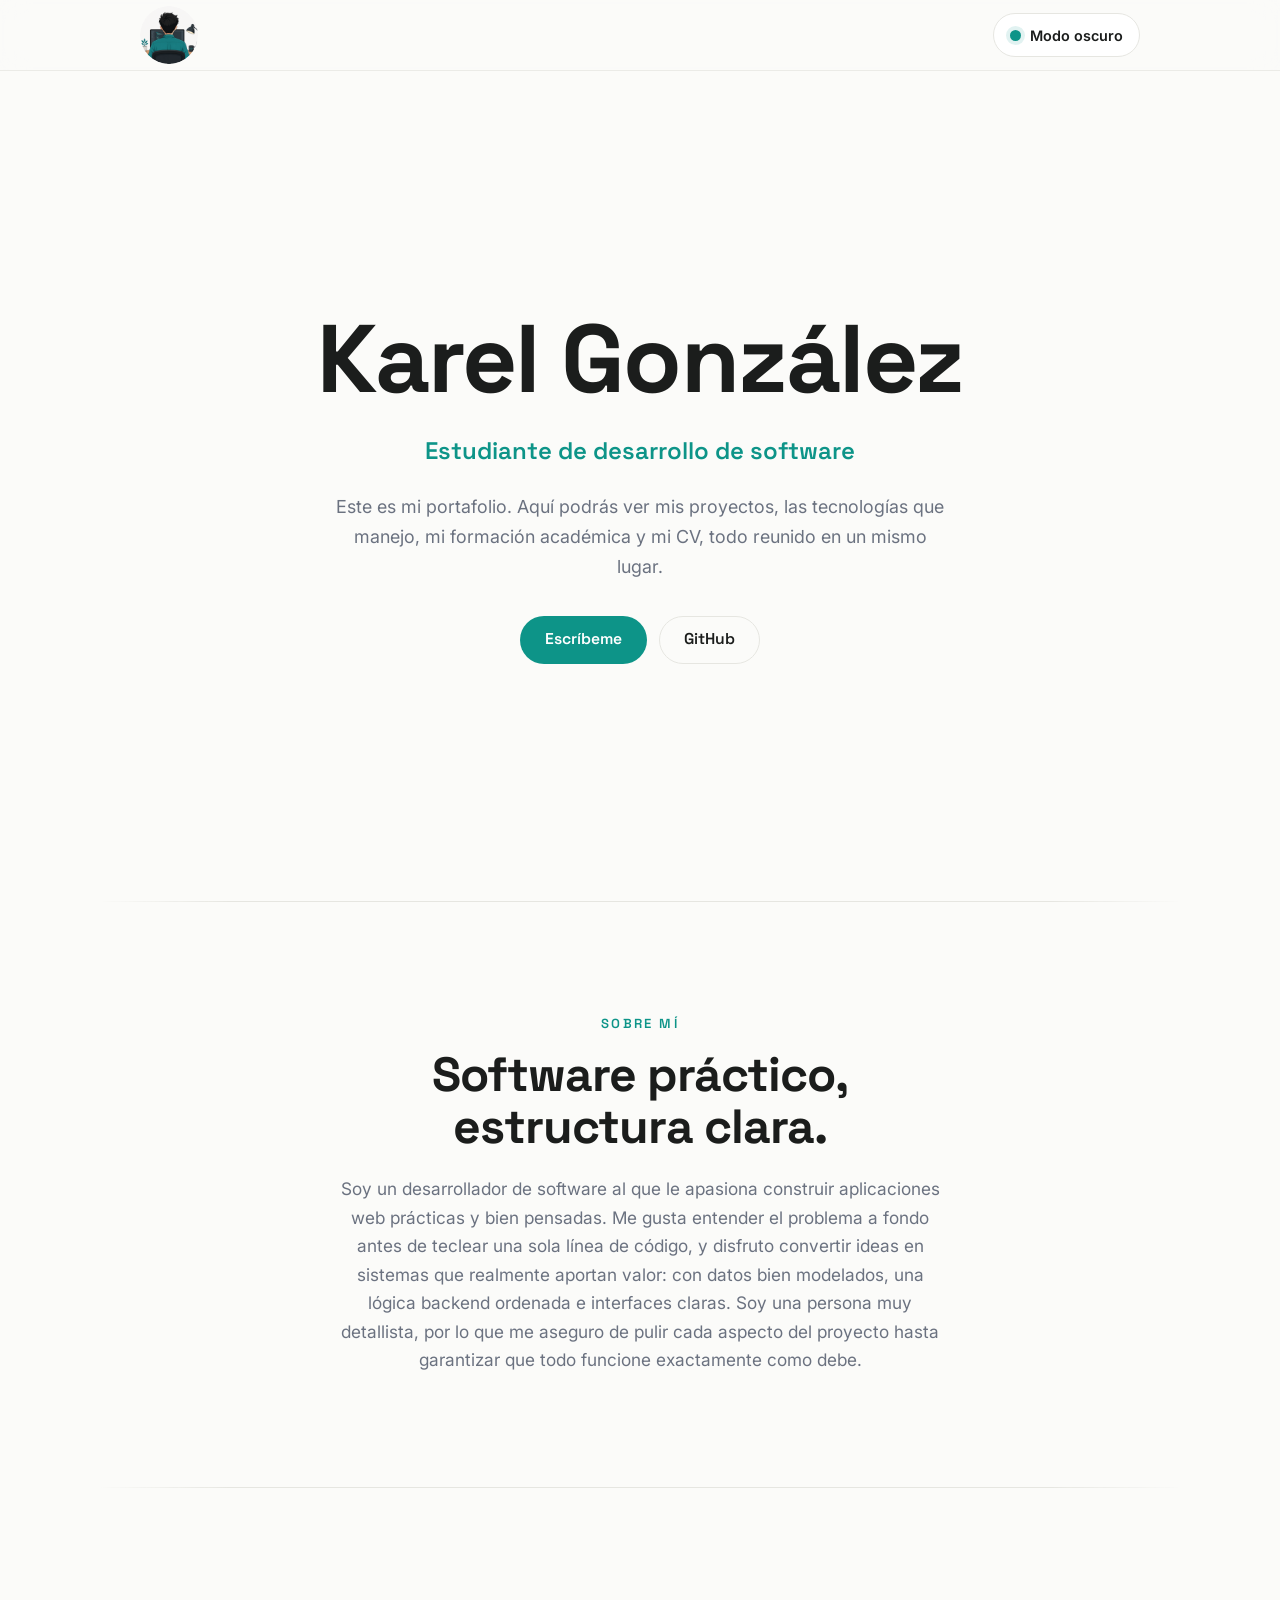
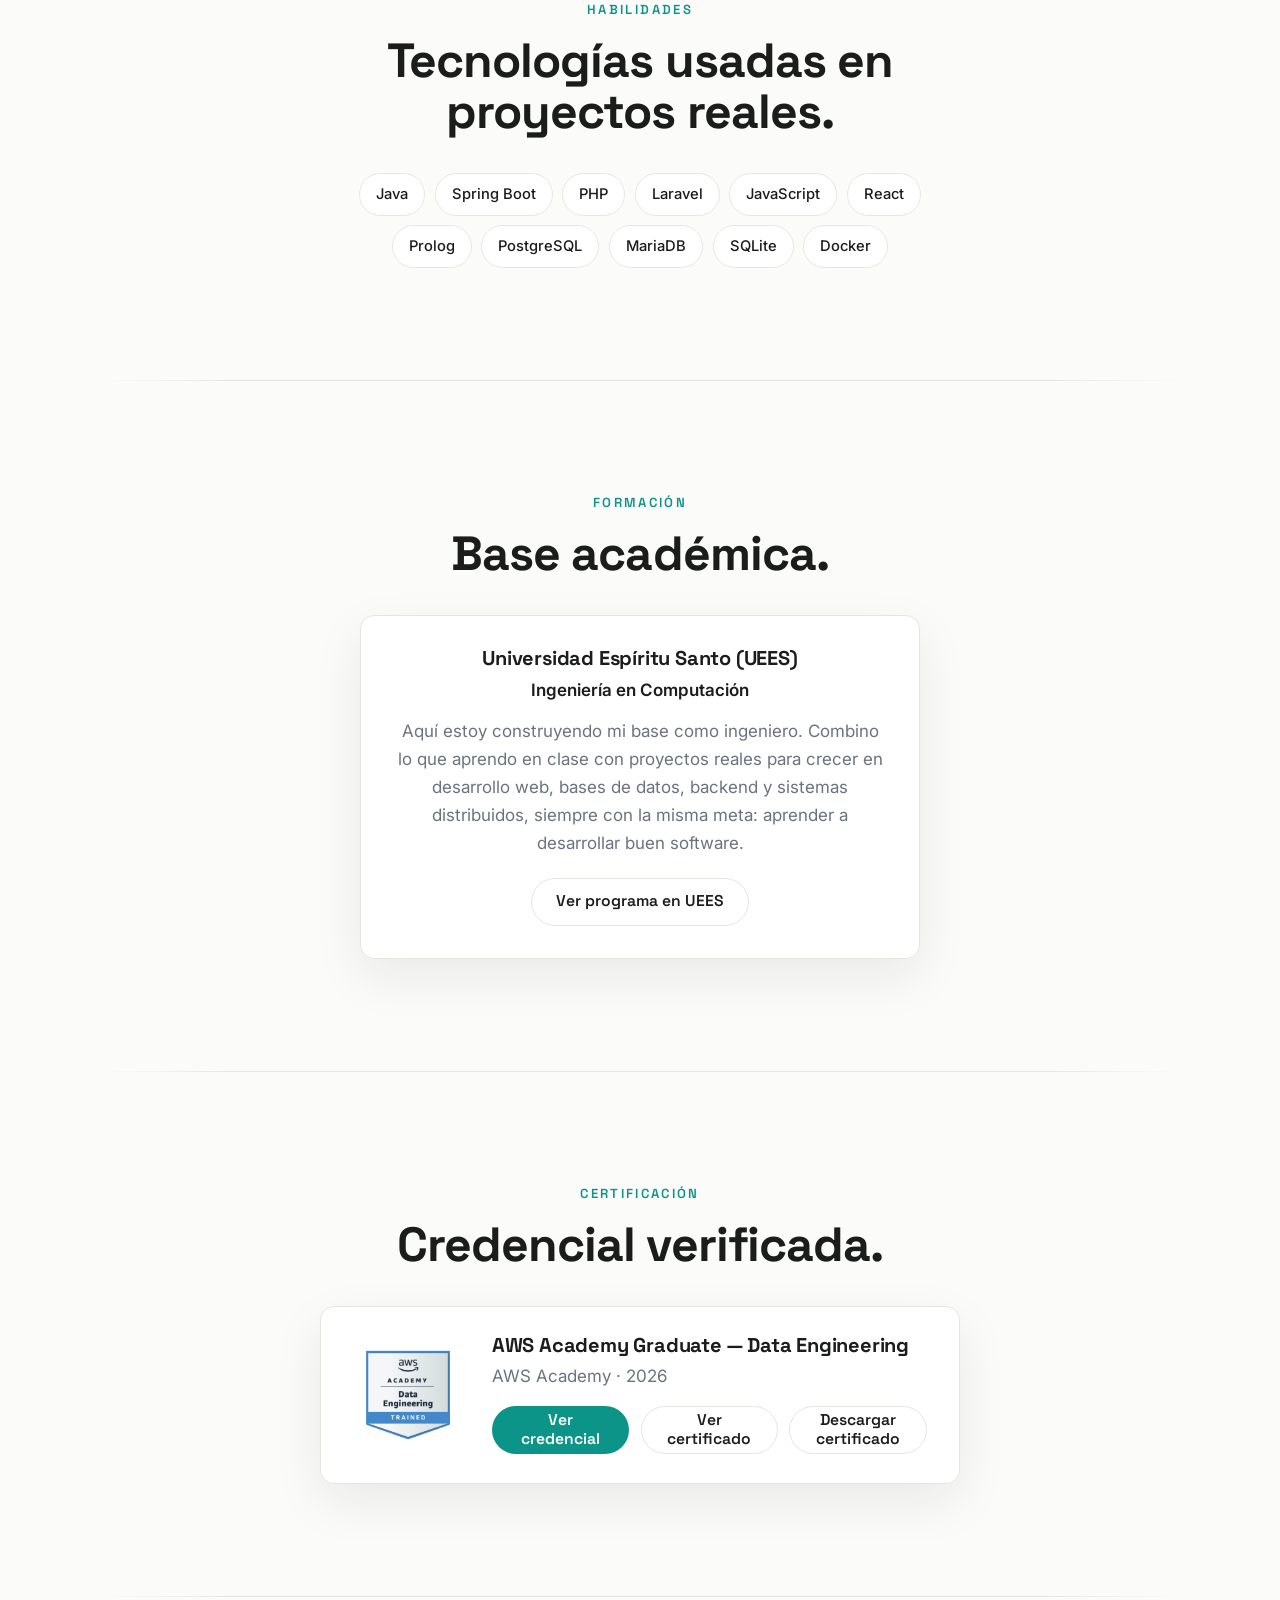
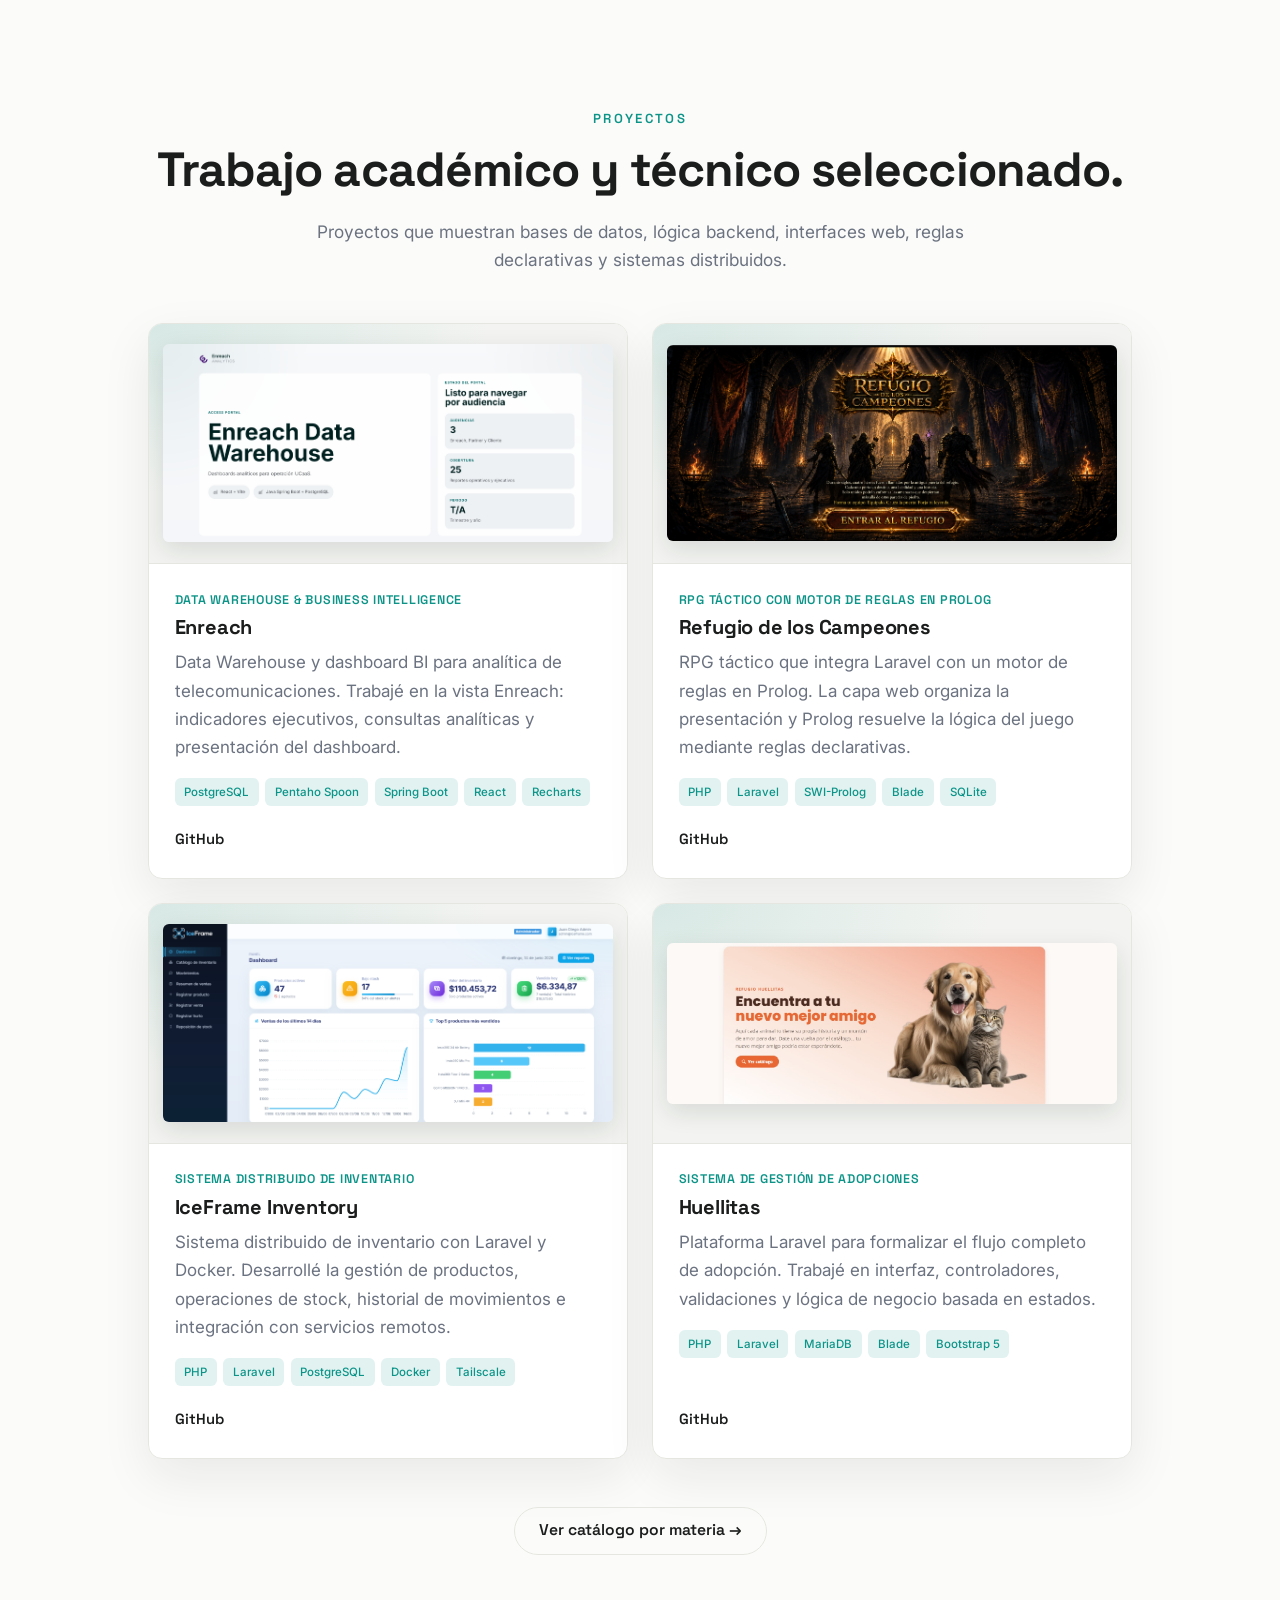
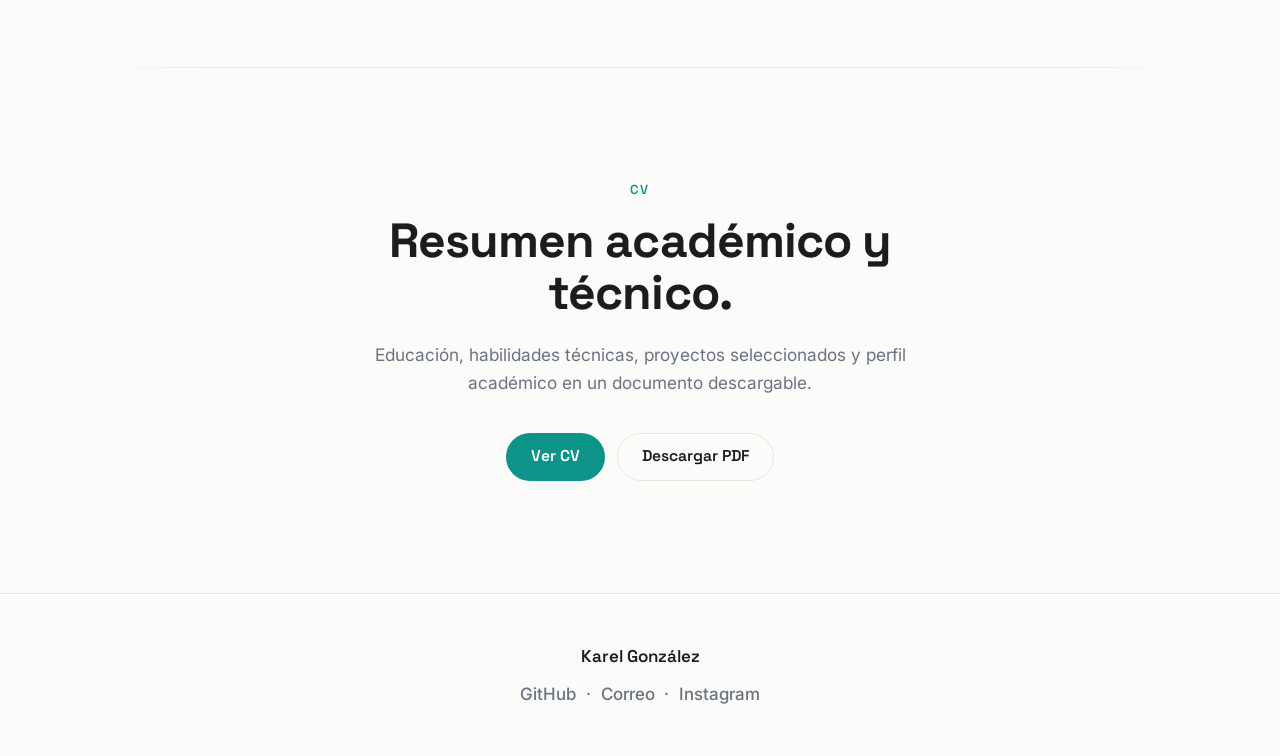
<file: index.html>
<!doctype html>
<html lang="es">
  <head>
    <meta charset="utf-8">
    <meta name="viewport" content="width=device-width, initial-scale=1">
    <meta
      name="description"
      content="Portafolio de Karel González, estudiante de desarrollo de software enfocado en aplicaciones web, bases de datos y lógica backend."
    >
    <title>Karel González — Portafolio</title>

    <link rel="canonical" href="https://karelgonzalezruiz.github.io/">
    <meta property="og:type" content="website">
    <meta property="og:title" content="Karel González — Portafolio">
    <meta
      property="og:description"
      content="Portafolio de Karel González, estudiante de desarrollo de software enfocado en aplicaciones web, bases de datos y lógica backend."
    >
    <meta property="og:url" content="https://karelgonzalezruiz.github.io/">
    <meta property="og:image" content="https://karelgonzalezruiz.github.io/img/logo-light.png">
    <meta name="twitter:card" content="summary">

    <link rel="preconnect" href="https://fonts.googleapis.com">
    <link rel="preconnect" href="https://fonts.gstatic.com" crossorigin>
    <link
      href="https://fonts.googleapis.com/css2?family=Inter:wght@400;500;600;700&family=Space+Grotesk:wght@500;600;700&display=swap"
      rel="stylesheet"
    >
    <link rel="icon" type="image/png" href="img/logo-light.png">
    <link rel="stylesheet" href="css/styles.css?v=20260621b">
  </head>
  <body>
    <script>
      // Aplica el tema guardado antes de pintar para evitar el parpadeo (FOUC).
      (function () {
        var t = localStorage.getItem("theme");
        if (!t) t = window.matchMedia("(prefers-color-scheme: dark)").matches ? "dark" : "light";
        if (t === "dark") document.body.classList.add("dark-mode");
      })();
    </script>

    <div class="cursor-glow" aria-hidden="true"></div>

    <header class="site-header">
      <div class="wrap header-inner">
        <button class="site-logo" type="button" aria-label="Karel González — volver al inicio">
          <img class="logo-img logo-img--light" src="img/logo-light.png" alt="Avatar de Karel González" width="46" height="46">
          <img class="logo-img logo-img--dark" src="img/logo-dark.png" alt="" width="46" height="46" aria-hidden="true">
        </button>
        <button class="theme-toggle" type="button" aria-label="Cambiar tema" aria-pressed="false">
          <span class="theme-toggle__icon" aria-hidden="true"></span>
          <span class="theme-toggle__text">Modo oscuro</span>
        </button>
      </div>
    </header>

    <main id="top">
      <!-- HERO -->
      <section class="hero reveal" aria-labelledby="hero-title">
        <div class="wrap hero-inner">
          <h1 id="hero-title">Karel González</h1>
          <p class="hero-role">Estudiante de desarrollo de software</p>
          <p class="hero-lead">
            Este es mi portafolio. Aquí podrás ver mis proyectos, las tecnologías que manejo, mi
            formación académica y mi CV, todo reunido en un mismo lugar.
          </p>
          <div class="actions">
            <a class="btn btn--solid" href="https://mail.google.com/mail/?view=cm&fs=1&to=karelg2006@gmail.com&su=Contacto%20desde%20portafolio" target="_blank" rel="noreferrer">Escríbeme</a>
            <a class="btn btn--ghost" href="https://github.com/karelgonzalezruiz" target="_blank" rel="noreferrer">GitHub</a>
          </div>
        </div>
      </section>

      <!-- ABOUT -->
      <section class="section reveal" id="sobre-mi" aria-labelledby="about-title">
        <div class="wrap narrow center">
          <p class="kicker">Sobre mí</p>
          <h2 id="about-title">Software práctico, estructura clara.</h2>
          <p class="lead">
            Soy un desarrollador de software al que le apasiona construir aplicaciones web prácticas y
            bien pensadas. Me gusta entender el problema a fondo antes de teclear una sola línea de código,
            y disfruto convertir ideas en sistemas que realmente aportan valor: con datos bien modelados,
            una lógica backend ordenada e interfaces claras. Soy una persona muy detallista, por lo que me
            aseguro de pulir cada aspecto del proyecto hasta garantizar que todo funcione exactamente como debe.
          </p>
        </div>
      </section>

      <!-- SKILLS -->
      <section class="section reveal" id="habilidades" aria-labelledby="skills-title">
        <div class="wrap narrow center">
          <p class="kicker">Habilidades</p>
          <h2 id="skills-title">Tecnologías usadas en proyectos reales.</h2>
          <ul class="chips" aria-label="Habilidades técnicas">
            <li>Java</li>
            <li>Spring Boot</li>
            <li>PHP</li>
            <li>Laravel</li>
            <li>JavaScript</li>
            <li>React</li>
            <li>Prolog</li>
            <li>PostgreSQL</li>
            <li>MariaDB</li>
            <li>SQLite</li>
            <li>Docker</li>
          </ul>
        </div>
      </section>

      <!-- EDUCATION -->
      <section class="section reveal" id="formacion" aria-labelledby="education-title">
        <div class="wrap narrow center">
          <p class="kicker">Formación</p>
          <h2 id="education-title">Base académica.</h2>
          <article class="card edu-card">
            <h3>
              <a href="https://uees.edu.ec/grado/ingenieria/computacion/" target="_blank" rel="noreferrer">
                Universidad Espíritu Santo (UEES)
              </a>
            </h3>
            <p class="edu-degree">Ingeniería en Computación</p>
            <p class="muted">
              Aquí estoy construyendo mi base como ingeniero. Combino lo que aprendo en clase con
              proyectos reales para crecer en desarrollo web, bases de datos, backend y sistemas
              distribuidos, siempre con la misma meta: aprender a desarrollar buen software.
            </p>
            <a class="btn btn--ghost edu-link" href="https://uees.edu.ec/grado/ingenieria/computacion/" target="_blank" rel="noreferrer">
              Ver programa en UEES
            </a>
          </article>
        </div>
      </section>

      <!-- CERTIFICATIONS -->
      <section class="section reveal" id="certificaciones" aria-labelledby="cert-title">
        <div class="wrap narrow center">
          <p class="kicker">Certificación</p>
          <h2 id="cert-title">Credencial verificada.</h2>
          <article class="card cert-card">
            <img
              class="cert-badge"
              src="img/aws-badge.png"
              alt="Insignia AWS Academy Graduate — Data Engineering"
              loading="lazy"
            >
            <div class="cert-meta">
              <h3>AWS Academy Graduate — Data Engineering</h3>
              <p class="muted">AWS Academy · 2026</p>
              <div class="cert-actions">
                <a
                  class="btn btn--solid"
                  href="https://www.credly.com/badges/d2ea39f5-5790-429f-87a0-581896b690d8/public_url"
                  target="_blank"
                  rel="noreferrer"
                >Ver credencial</a>
                <a
                  class="btn btn--ghost"
                  href="certificado-aws.html"
                >Ver certificado</a>
                <a
                  class="btn btn--ghost"
                  href="docs/CertificadoAWS-Karel-Gonzalez.pdf"
                  download="CertificadoAWS-Karel-Gonzalez.pdf"
                  data-download
                >Descargar certificado</a>
              </div>
            </div>
          </article>
        </div>
      </section>

      <!-- PROJECTS -->
      <section class="section reveal" id="proyectos" aria-labelledby="projects-title">
        <div class="wrap center">
          <p class="kicker">Proyectos</p>
          <h2 id="projects-title">Trabajo académico y técnico seleccionado.</h2>
          <p class="lead lead--wide">
            Proyectos que muestran bases de datos, lógica backend, interfaces web, reglas declarativas
            y sistemas distribuidos.
          </p>

          <div class="projects">
            <article class="card project">
              <a class="project__media" href="https://github.com/juandifrost17/proyecto_bd2_enreach" target="_blank" rel="noreferrer">
                <img
                  src="img/enreach.png"
                  alt="Vista del sistema Enreach"
                  loading="lazy"
                >
              </a>
              <div class="project__body">
                <p class="project__label">Data Warehouse &amp; Business Intelligence</p>
                <h3>Enreach</h3>
                <p class="muted">
                  Data Warehouse y dashboard BI para analítica de telecomunicaciones. Trabajé en la vista
                  Enreach: indicadores ejecutivos, consultas analíticas y presentación del dashboard.
                </p>
                <ul class="stack">
                  <li>PostgreSQL</li>
                  <li>Pentaho Spoon</li>
                  <li>Spring Boot</li>
                  <li>React</li>
                  <li>Recharts</li>
                </ul>
                <div class="project__links">
                  <a href="https://github.com/juandifrost17/proyecto_bd2_enreach" target="_blank" rel="noreferrer">GitHub</a>
                </div>
              </div>
            </article>

            <article class="card project">
              <a class="project__media" href="https://github.com/karelgonzalezruiz/proyecto-refugio-de-campeones" target="_blank" rel="noreferrer">
                <img
                  src="img/refugio.png"
                  alt="Portada de Refugio de los Campeones"
                  loading="lazy"
                >
              </a>
              <div class="project__body">
                <p class="project__label">RPG táctico con motor de reglas en Prolog</p>
                <h3>Refugio de los Campeones</h3>
                <p class="muted">
                  RPG táctico que integra Laravel con un motor de reglas en Prolog. La capa web organiza la
                  presentación y Prolog resuelve la lógica del juego mediante reglas declarativas.
                </p>
                <ul class="stack">
                  <li>PHP</li>
                  <li>Laravel</li>
                  <li>SWI-Prolog</li>
                  <li>Blade</li>
                  <li>SQLite</li>
                </ul>
                <div class="project__links">
                  <a href="https://github.com/karelgonzalezruiz/proyecto-refugio-de-campeones" target="_blank" rel="noreferrer">GitHub</a>
                </div>
              </div>
            </article>

            <article class="card project">
              <a class="project__media" href="https://github.com/karelgonzalezruiz/proyecto-iceframe-app-inventario" target="_blank" rel="noreferrer">
                <img
                  src="img/iceframe.png"
                  alt="Dashboard de IceFrame Inventory"
                  loading="lazy"
                >
              </a>
              <div class="project__body">
                <p class="project__label">Sistema distribuido de inventario</p>
                <h3>IceFrame Inventory</h3>
                <p class="muted">
                  Sistema distribuido de inventario con Laravel y Docker. Desarrollé la gestión de productos,
                  operaciones de stock, historial de movimientos e integración con servicios remotos.
                </p>
                <ul class="stack">
                  <li>PHP</li>
                  <li>Laravel</li>
                  <li>PostgreSQL</li>
                  <li>Docker</li>
                  <li>Tailscale</li>
                </ul>
                <div class="project__links">
                  <a href="https://github.com/karelgonzalezruiz/proyecto-iceframe-app-inventario" target="_blank" rel="noreferrer">GitHub</a>
                </div>
              </div>
            </article>

            <article class="card project">
              <a class="project__media" href="https://github.com/jdsotomayorjimenez/proyecto-ldp-huellitas" target="_blank" rel="noreferrer">
                <img src="img/huellitas.png" alt="Landing page de Huellitas" loading="lazy">
              </a>
              <div class="project__body">
                <p class="project__label">Sistema de gestión de adopciones</p>
                <h3>Huellitas</h3>
                <p class="muted">
                  Plataforma Laravel para formalizar el flujo completo de adopción. Trabajé en interfaz,
                  controladores, validaciones y lógica de negocio basada en estados.
                </p>
                <ul class="stack">
                  <li>PHP</li>
                  <li>Laravel</li>
                  <li>MariaDB</li>
                  <li>Blade</li>
                  <li>Bootstrap 5</li>
                </ul>
                <div class="project__links">
                  <a href="https://github.com/jdsotomayorjimenez/proyecto-ldp-huellitas" target="_blank" rel="noreferrer">GitHub</a>
                </div>
              </div>
            </article>
          </div>

          <div class="actions actions--center catalog-cta">
            <a class="btn btn--ghost" href="catalogo.html">Ver catálogo por materia &rarr;</a>
          </div>
        </div>
      </section>

      <!-- RESUME -->
      <section class="section reveal" id="cv" aria-labelledby="resume-title">
        <div class="wrap narrow center">
          <p class="kicker">CV</p>
          <h2 id="resume-title">Resumen académico y técnico.</h2>
          <p class="lead">
            Educación, habilidades técnicas, proyectos seleccionados y perfil académico en un documento descargable.
          </p>
          <div class="actions actions--center">
            <a class="btn btn--solid" href="cv.html">Ver CV</a>
            <a class="btn btn--ghost" href="docs/CV-Karel-Gonzalez.pdf" download="CV-Karel-Gonzalez.pdf" data-download>Descargar PDF</a>
          </div>
        </div>
      </section>
    </main>

    <footer class="site-footer">
      <div class="wrap footer-inner center">
        <p class="footer-name">Karel González</p>
        <nav class="footer-nav" aria-label="Enlaces del pie de página">
          <a href="https://github.com/karelgonzalezruiz" target="_blank" rel="noreferrer">GitHub</a>
          <span aria-hidden="true">·</span>
          <a href="https://mail.google.com/mail/?view=cm&fs=1&to=karelg2006@gmail.com&su=Contacto%20desde%20portafolio" target="_blank" rel="noreferrer">Correo</a>
          <span aria-hidden="true">·</span>
          <a href="https://www.instagram.com/karel_lgr" target="_blank" rel="noreferrer">Instagram</a>
        </nav>
      </div>
    </footer>

    <script src="js/main.js?v=20260621b"></script>
  </body>
</html>
</file>
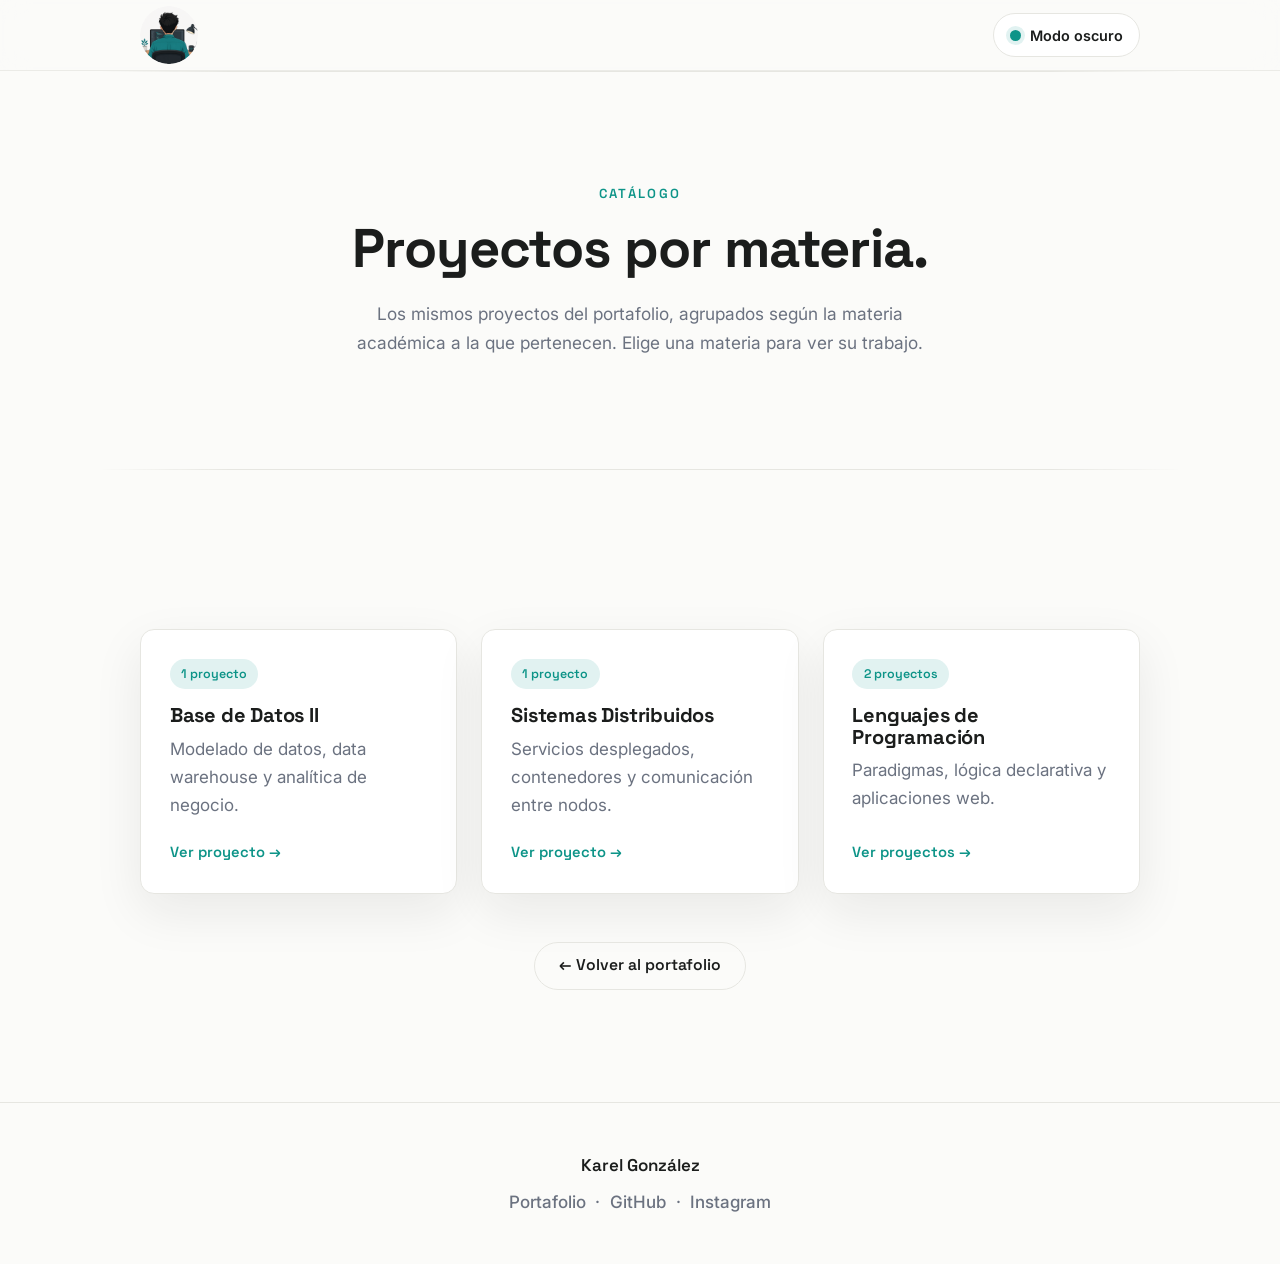
<file: catalogo.html>
<!doctype html>
<html lang="es">
  <head>
    <meta charset="utf-8">
    <meta name="viewport" content="width=device-width, initial-scale=1">
    <meta
      name="description"
      content="Catálogo de proyectos de Karel González organizados por materia: Base de Datos II, Sistemas Distribuidos y Lenguajes de Programación."
    >
    <title>Catálogo — Karel González</title>

    <link rel="canonical" href="https://karelgonzalezruiz.github.io/catalogo.html">
    <meta property="og:type" content="website">
    <meta property="og:title" content="Catálogo de proyectos — Karel González">
    <meta
      property="og:description"
      content="Proyectos organizados por materia: Base de Datos II, Sistemas Distribuidos y Lenguajes de Programación."
    >
    <meta property="og:url" content="https://karelgonzalezruiz.github.io/catalogo.html">
    <meta property="og:image" content="https://karelgonzalezruiz.github.io/img/logo-light.png">
    <meta name="twitter:card" content="summary">

    <link rel="preconnect" href="https://fonts.googleapis.com">
    <link rel="preconnect" href="https://fonts.gstatic.com" crossorigin>
    <link
      href="https://fonts.googleapis.com/css2?family=Inter:wght@400;500;600;700&family=Space+Grotesk:wght@500;600;700&display=swap"
      rel="stylesheet"
    >
    <link rel="icon" type="image/png" href="img/logo-light.png">
    <link rel="stylesheet" href="css/styles.css?v=20260621b">
  </head>
  <body>
    <script>
      // Aplica el tema guardado antes de pintar para evitar el parpadeo (FOUC).
      (function () {
        var t = localStorage.getItem("theme");
        if (!t) t = window.matchMedia("(prefers-color-scheme: dark)").matches ? "dark" : "light";
        if (t === "dark") document.body.classList.add("dark-mode");
      })();
    </script>

    <div class="cursor-glow" aria-hidden="true"></div>

    <header class="site-header">
      <div class="wrap header-inner">
        <a class="site-logo" href="index.html" aria-label="Karel González — volver al portafolio">
          <img class="logo-img logo-img--light" src="img/logo-light.png" alt="Avatar de Karel González" width="46" height="46">
          <img class="logo-img logo-img--dark" src="img/logo-dark.png" alt="" width="46" height="46" aria-hidden="true">
        </a>
        <button class="theme-toggle" type="button" aria-label="Cambiar tema" aria-pressed="false">
          <span class="theme-toggle__icon" aria-hidden="true"></span>
          <span class="theme-toggle__text">Modo oscuro</span>
        </button>
      </div>
    </header>

    <main id="top">
      <!-- INTRO -->
      <section class="section reveal" aria-labelledby="catalog-title">
        <div class="wrap narrow center">
          <p class="kicker">Catálogo</p>
          <h1 id="catalog-title" class="page-title">Proyectos por materia.</h1>
          <p class="lead">
            Los mismos proyectos del portafolio, agrupados según la materia académica a la que
            pertenecen. Elige una materia para ver su trabajo.
          </p>
        </div>
      </section>

      <!-- SUBJECT CARDS -->
      <section class="section reveal" aria-label="Materias">
        <div class="wrap center">
          <div class="subjects">
            <a class="card subject-card" href="materia-base-de-datos.html">
              <span class="subject-card__count">1 proyecto</span>
              <h3>Base de Datos II</h3>
              <p class="muted">Modelado de datos, data warehouse y analítica de negocio.</p>
              <span class="subject-card__go">Ver proyecto &rarr;</span>
            </a>

            <a class="card subject-card" href="materia-sistemas-distribuidos.html">
              <span class="subject-card__count">1 proyecto</span>
              <h3>Sistemas Distribuidos</h3>
              <p class="muted">Servicios desplegados, contenedores y comunicación entre nodos.</p>
              <span class="subject-card__go">Ver proyecto &rarr;</span>
            </a>

            <a class="card subject-card" href="materia-lenguajes.html">
              <span class="subject-card__count">2 proyectos</span>
              <h3>Lenguajes de Programación</h3>
              <p class="muted">Paradigmas, lógica declarativa y aplicaciones web.</p>
              <span class="subject-card__go">Ver proyectos &rarr;</span>
            </a>
          </div>

          <div class="actions actions--center catalog-cta">
            <a class="btn btn--ghost" href="index.html#proyectos">&larr; Volver al portafolio</a>
          </div>
        </div>
      </section>
    </main>

    <footer class="site-footer">
      <div class="wrap footer-inner center">
        <p class="footer-name">Karel González</p>
        <nav class="footer-nav" aria-label="Enlaces del pie de página">
          <a href="index.html">Portafolio</a>
          <span aria-hidden="true">·</span>
          <a href="https://github.com/karelgonzalezruiz" target="_blank" rel="noreferrer">GitHub</a>
          <span aria-hidden="true">·</span>
          <a href="https://www.instagram.com/karel_lgr" target="_blank" rel="noreferrer">Instagram</a>
        </nav>
      </div>
    </footer>

    <script src="js/main.js?v=20260621b"></script>
  </body>
</html>
</file>
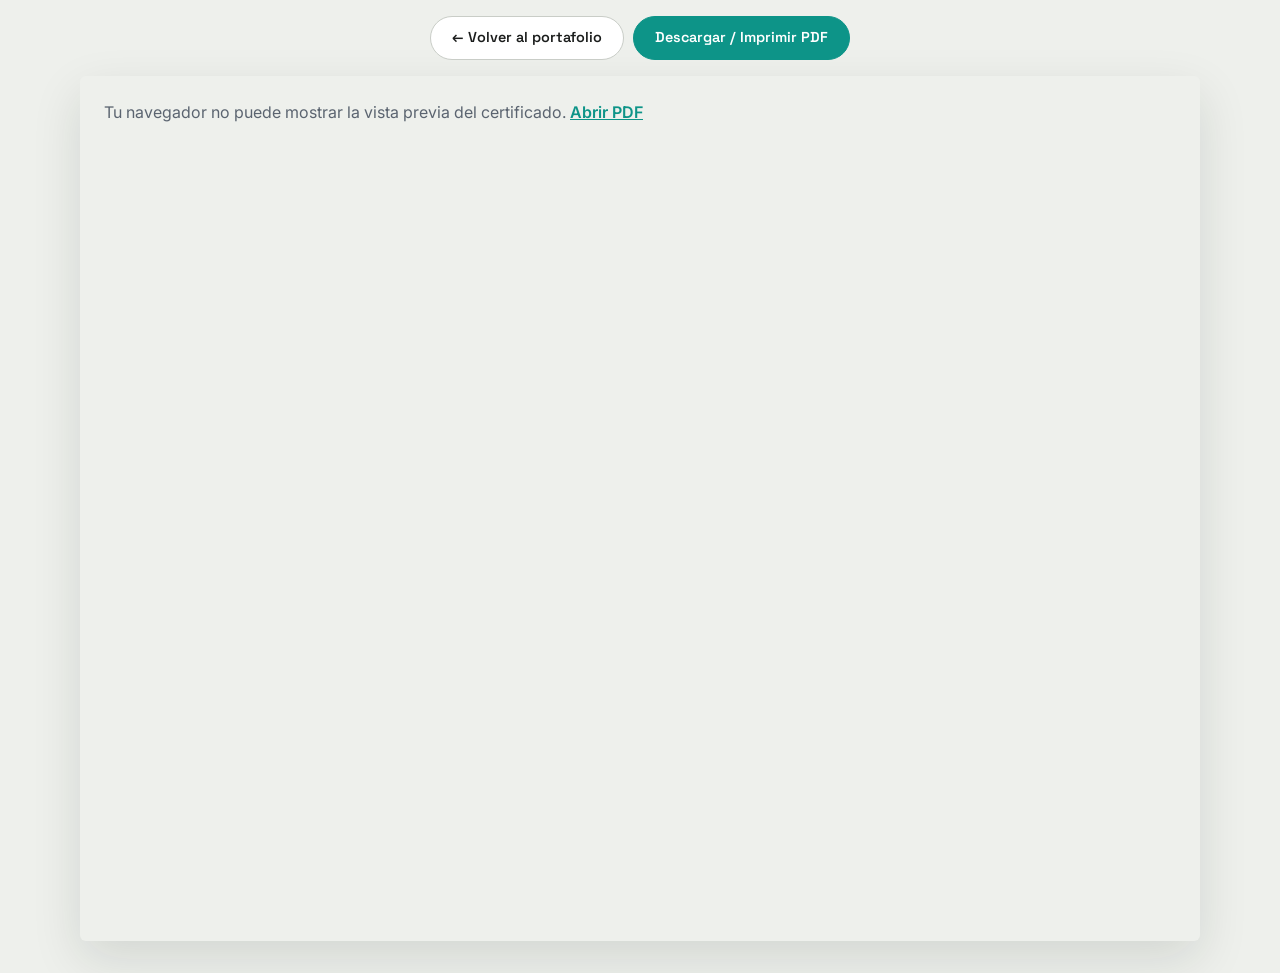
<file: certificado-aws.html>
<!doctype html>
<html lang="es">
  <head>
    <meta charset="utf-8">
    <meta name="viewport" content="width=device-width, initial-scale=1">
    <title>CertificadoAWS-Karel-Gonzalez</title>
    <link rel="preconnect" href="https://fonts.googleapis.com">
    <link rel="preconnect" href="https://fonts.gstatic.com" crossorigin>
    <link
      href="https://fonts.googleapis.com/css2?family=Inter:wght@400;500;600&family=Space+Grotesk:wght@500;600;700&display=swap"
      rel="stylesheet"
    >
    <style>
      :root {
        --ink: #1b1d1c;
        --muted: #5b6470;
        --accent: #0d9488;
        --line: #d7dcd6;
        --font-body: "Inter", system-ui, sans-serif;
        --font-head: "Space Grotesk", var(--font-body);
      }

      * { box-sizing: border-box; }

      body {
        margin: 0;
        min-width: 320px;
        min-height: 100vh;
        background: #eef0ec;
        color: var(--ink);
        font-family: var(--font-body);
        line-height: 1.5;
        -webkit-font-smoothing: antialiased;
      }

      .toolbar {
        display: flex;
        justify-content: center;
        gap: 0.6rem;
        padding: 1rem;
      }

      .toolbar a {
        display: inline-flex;
        align-items: center;
        justify-content: center;
        min-height: 44px;
        padding: 0.6rem 1.3rem;
        border-radius: 999px;
        font-family: var(--font-head);
        font-size: 0.9rem;
        font-weight: 600;
        text-decoration: none;
        cursor: pointer;
      }

      .toolbar a {
        border: 1px solid #c9cdc7;
        background: #fff;
        color: var(--ink);
      }

      .toolbar .toolbar-primary {
        border: 1px solid var(--accent);
        background: var(--accent);
        color: #fff;
      }

      .viewer {
        /* Proporción real del PDF (carta horizontal, 792×612) para que el
           certificado llene el visor sin franjas oscuras alrededor. */
        width: min(calc(100% - 2rem), 1120px);
        aspect-ratio: 792 / 612;
        margin: 0 auto 2rem;
        overflow: hidden;
        border-radius: 6px;
        box-shadow: 0 18px 50px rgba(20, 30, 28, 0.12);
      }

      .viewer object {
        display: block;
        width: 100%;
        height: 100%;
        border: 0;
      }

      .fallback {
        margin: 0;
        padding: 1.5rem;
        color: var(--muted);
      }

      .fallback a {
        color: var(--accent);
        font-weight: 600;
      }

      @media (max-width: 700px) {
        .toolbar {
          flex-wrap: wrap;
        }

        .viewer {
          width: calc(100% - 1rem);
        }
      }

      @media print {
        body { background: #fff; }
        .toolbar { display: none; }
        .viewer {
          width: auto;
          height: auto;
          aspect-ratio: 792 / 612;
          margin: 0;
          border: 0;
          box-shadow: none;
        }
        @page { size: letter landscape; margin: 0; }
      }
    </style>
  </head>
  <body>
    <div class="toolbar" role="navigation" aria-label="Acciones del certificado">
      <a href="index.html#certificaciones">&larr; Volver al portafolio</a>
      <a
        class="toolbar-primary"
        id="btn-imprimir"
        href="docs/CertificadoAWS-Karel-Gonzalez.pdf"
        target="_blank"
        rel="noopener"
      >Descargar / Imprimir PDF</a>
    </div>

    <main class="viewer" aria-label="Certificado AWS Academy Data Engineering">
      <object
        data="docs/CertificadoAWS-Karel-Gonzalez.pdf#toolbar=0&navpanes=0&scrollbar=0&view=Fit"
        title="Certificado AWS Academy Data Engineering"
        type="application/pdf"
      >
        <p class="fallback">
          Tu navegador no puede mostrar la vista previa del certificado.
          <a href="docs/CertificadoAWS-Karel-Gonzalez.pdf">Abrir PDF</a>
        </p>
      </object>
    </main>

    <script>
      // "Descargar / Imprimir PDF": abre el PDF en una pestaña nueva y lanza
      // el diálogo de impresión del navegador. El botón "Descargar" solo descarga.
      (function () {
        var pdf = "docs/CertificadoAWS-Karel-Gonzalez.pdf";
        var btn = document.getElementById("btn-imprimir");
        if (!btn) return;
        btn.addEventListener("click", function (e) {
          e.preventDefault();
          var w = window.open(pdf, "_blank");
          if (!w) { window.location.href = pdf; return; }
          var lanzado = false;
          function imprimir() {
            if (lanzado) return;
            lanzado = true;
            try { w.focus(); w.print(); } catch (err) {}
          }
          w.addEventListener("load", imprimir);
          setTimeout(imprimir, 1500);
        });
      })();
    </script>
  </body>
</html>
</file>
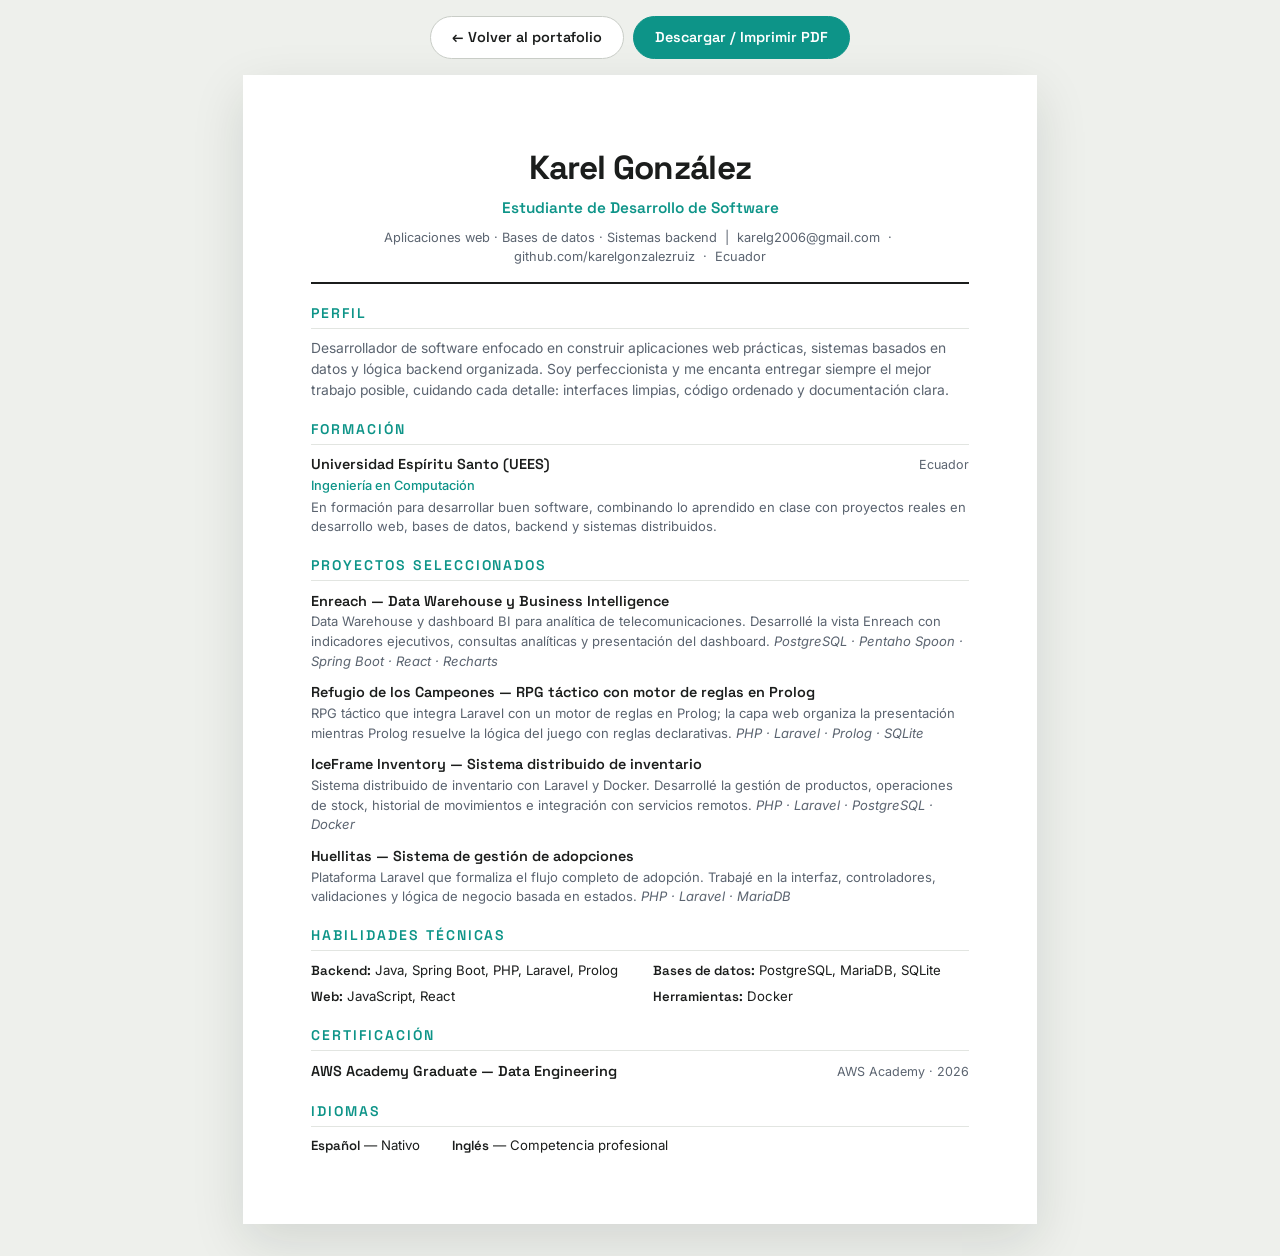
<file: cv.html>
<!doctype html>
<html lang="es">
  <head>
    <meta charset="utf-8">
    <meta name="viewport" content="width=device-width, initial-scale=1">
    <title>CV-Karel-Gonzalez</title>
    <link rel="preconnect" href="https://fonts.googleapis.com">
    <link rel="preconnect" href="https://fonts.gstatic.com" crossorigin>
    <link
      href="https://fonts.googleapis.com/css2?family=Inter:wght@400;500;600&family=Space+Grotesk:wght@500;600;700&display=swap"
      rel="stylesheet"
    >
    <style>
      :root {
        --ink: #1b1d1c;
        --muted: #5b6470;
        --accent: #0d9488;
        --line: #e2e5e1;
        --font-body: "Inter", system-ui, sans-serif;
        --font-head: "Space Grotesk", var(--font-body);
      }

      * { box-sizing: border-box; }

      body {
        margin: 0;
        background: #eef0ec;
        color: var(--ink);
        font-family: var(--font-body);
        font-size: 10.4pt;
        line-height: 1.5;
        -webkit-font-smoothing: antialiased;
      }

      .toolbar {
        display: flex;
        justify-content: center;
        gap: 0.6rem;
        padding: 1rem;
      }

      .toolbar .toolbar-primary {
        font-family: var(--font-head);
        font-weight: 600;
        font-size: 0.9rem;
        padding: 0.6rem 1.3rem;
        border-radius: 999px;
        border: 1px solid var(--accent);
        background: var(--accent);
        color: #fff;
        cursor: pointer;
        text-decoration: none;
      }

      .toolbar a {
        font-family: var(--font-head);
        font-weight: 600;
        font-size: 0.9rem;
        padding: 0.6rem 1.3rem;
        border-radius: 999px;
        border: 1px solid #c9cdc7;
        background: #fff;
        color: var(--ink);
        text-decoration: none;
      }

      .page {
        width: 210mm;
        min-height: 297mm;
        margin: 0 auto 2rem;
        padding: 18mm 18mm;
        background: #fff;
        box-shadow: 0 18px 50px rgba(20, 30, 28, 0.12);
      }

      header.cv-head {
        text-align: center;
        padding-bottom: 1rem;
        border-bottom: 2px solid var(--ink);
      }

      .cv-name {
        font-family: var(--font-head);
        font-size: 25pt;
        font-weight: 700;
        letter-spacing: -0.02em;
        margin: 0;
      }

      .cv-role {
        font-family: var(--font-head);
        color: var(--accent);
        font-weight: 600;
        font-size: 11.5pt;
        margin: 0.25rem 0 0.5rem;
      }

      .cv-contact {
        color: var(--muted);
        font-size: 9.6pt;
        margin: 0;
      }

      .cv-contact a { color: var(--muted); text-decoration: none; }

      section.block { margin-top: 1.15rem; }

      h2.block-title {
        font-family: var(--font-head);
        font-size: 10.5pt;
        font-weight: 600;
        letter-spacing: 0.14em;
        text-transform: uppercase;
        color: var(--accent);
        margin: 0 0 0.6rem;
        padding-bottom: 0.25rem;
        border-bottom: 1px solid var(--line);
      }

      p { margin: 0; }
      .muted { color: var(--muted); }

      .entry { margin-bottom: 0.7rem; }
      .entry:last-child { margin-bottom: 0; }

      .entry-head {
        display: flex;
        justify-content: space-between;
        align-items: baseline;
        gap: 1rem;
      }

      .entry-title { font-family: var(--font-head); font-weight: 600; font-size: 10.8pt; }
      .entry-meta { color: var(--muted); font-size: 9.4pt; white-space: nowrap; }
      .entry-sub { color: var(--accent); font-size: 9.6pt; font-weight: 500; margin-bottom: 0.15rem; }
      .entry-desc { color: var(--muted); font-size: 9.8pt; }

      .skills-grid {
        display: grid;
        grid-template-columns: 1fr 1fr;
        gap: 0.4rem 1.6rem;
      }

      .skills-grid div { font-size: 9.9pt; }
      .skills-grid b { font-family: var(--font-head); font-weight: 600; color: var(--ink); }

      .langs { display: flex; gap: 2rem; font-size: 9.9pt; }
      .langs b { font-family: var(--font-head); font-weight: 600; }

      @media print {
        body { background: #fff; }
        .toolbar { display: none; }
        .page { width: auto; min-height: auto; margin: 0; padding: 0; box-shadow: none; }
        @page { size: A4; margin: 14mm; }
      }
    </style>
  </head>
  <body>
    <div class="toolbar" role="navigation" aria-label="Acciones del CV">
      <a href="index.html#cv">← Volver al portafolio</a>
      <a
        class="toolbar-primary"
        id="btn-imprimir"
        href="docs/CV-Karel-Gonzalez.pdf"
        target="_blank"
        rel="noopener"
      >Descargar / Imprimir PDF</a>
    </div>

    <div class="page">
      <header class="cv-head">
        <h1 class="cv-name">Karel González</h1>
        <p class="cv-role">Estudiante de Desarrollo de Software</p>
        <p class="cv-contact">
          Aplicaciones web · Bases de datos · Sistemas backend &nbsp;|&nbsp;
          <a href="mailto:karelg2006@gmail.com">karelg2006@gmail.com</a> &nbsp;·&nbsp;
          <a href="https://github.com/karelgonzalezruiz">github.com/karelgonzalezruiz</a> &nbsp;·&nbsp;
          Ecuador
        </p>
      </header>

      <section class="block">
        <h2 class="block-title">Perfil</h2>
        <p class="muted">
          Desarrollador de software enfocado en construir aplicaciones web prácticas, sistemas basados en
          datos y lógica backend organizada. Soy perfeccionista y me encanta entregar siempre el mejor
          trabajo posible, cuidando cada detalle: interfaces limpias, código ordenado y documentación clara.
        </p>
      </section>

      <section class="block">
        <h2 class="block-title">Formación</h2>
        <div class="entry">
          <div class="entry-head">
            <span class="entry-title">Universidad Espíritu Santo (UEES)</span>
            <span class="entry-meta">Ecuador</span>
          </div>
          <p class="entry-sub">Ingeniería en Computación</p>
          <p class="entry-desc">
            En formación para desarrollar buen software, combinando lo aprendido en clase con proyectos
            reales en desarrollo web, bases de datos, backend y sistemas distribuidos.
          </p>
        </div>
      </section>

      <section class="block">
        <h2 class="block-title">Proyectos Seleccionados</h2>

        <div class="entry">
          <div class="entry-head">
            <span class="entry-title">Enreach — Data Warehouse y Business Intelligence</span>
          </div>
          <p class="entry-desc">
            Data Warehouse y dashboard BI para analítica de telecomunicaciones. Desarrollé la vista
            Enreach con indicadores ejecutivos, consultas analíticas y presentación del dashboard.
            <em>PostgreSQL · Pentaho Spoon · Spring Boot · React · Recharts</em>
          </p>
        </div>

        <div class="entry">
          <div class="entry-head">
            <span class="entry-title">Refugio de los Campeones — RPG táctico con motor de reglas en Prolog</span>
          </div>
          <p class="entry-desc">
            RPG táctico que integra Laravel con un motor de reglas en Prolog; la capa web organiza la
            presentación mientras Prolog resuelve la lógica del juego con reglas declarativas.
            <em>PHP · Laravel · Prolog · SQLite</em>
          </p>
        </div>

        <div class="entry">
          <div class="entry-head">
            <span class="entry-title">IceFrame Inventory — Sistema distribuido de inventario</span>
          </div>
          <p class="entry-desc">
            Sistema distribuido de inventario con Laravel y Docker. Desarrollé la gestión de productos,
            operaciones de stock, historial de movimientos e integración con servicios remotos.
            <em>PHP · Laravel · PostgreSQL · Docker</em>
          </p>
        </div>

        <div class="entry">
          <div class="entry-head">
            <span class="entry-title">Huellitas — Sistema de gestión de adopciones</span>
          </div>
          <p class="entry-desc">
            Plataforma Laravel que formaliza el flujo completo de adopción. Trabajé en la interfaz,
            controladores, validaciones y lógica de negocio basada en estados.
            <em>PHP · Laravel · MariaDB</em>
          </p>
        </div>
      </section>

      <section class="block">
        <h2 class="block-title">Habilidades Técnicas</h2>
        <div class="skills-grid">
          <div><b>Backend:</b> Java, Spring Boot, PHP, Laravel, Prolog</div>
          <div><b>Bases de datos:</b> PostgreSQL, MariaDB, SQLite</div>
          <div><b>Web:</b> JavaScript, React</div>
          <div><b>Herramientas:</b> Docker</div>
        </div>
      </section>

      <section class="block">
        <h2 class="block-title">Certificación</h2>
        <div class="entry">
          <div class="entry-head">
            <span class="entry-title">AWS Academy Graduate — Data Engineering</span>
            <span class="entry-meta">AWS Academy · 2026</span>
          </div>
        </div>
      </section>

      <section class="block">
        <h2 class="block-title">Idiomas</h2>
        <div class="langs">
          <span><b>Español</b> — Nativo</span>
          <span><b>Inglés</b> — Competencia profesional</span>
        </div>
      </section>
    </div>

    <script>
      // "Descargar / Imprimir PDF": abre el PDF en una pestaña nueva y lanza
      // el diálogo de impresión del navegador. El botón "Descargar" solo descarga.
      (function () {
        var pdf = "docs/CV-Karel-Gonzalez.pdf";
        var btn = document.getElementById("btn-imprimir");
        if (!btn) return;
        btn.addEventListener("click", function (e) {
          e.preventDefault();
          var w = window.open(pdf, "_blank");
          if (!w) { window.location.href = pdf; return; }
          var lanzado = false;
          function imprimir() {
            if (lanzado) return;
            lanzado = true;
            try { w.focus(); w.print(); } catch (err) {}
          }
          w.addEventListener("load", imprimir);
          setTimeout(imprimir, 1500);
        });
      })();
    </script>
  </body>
</html>
</file>
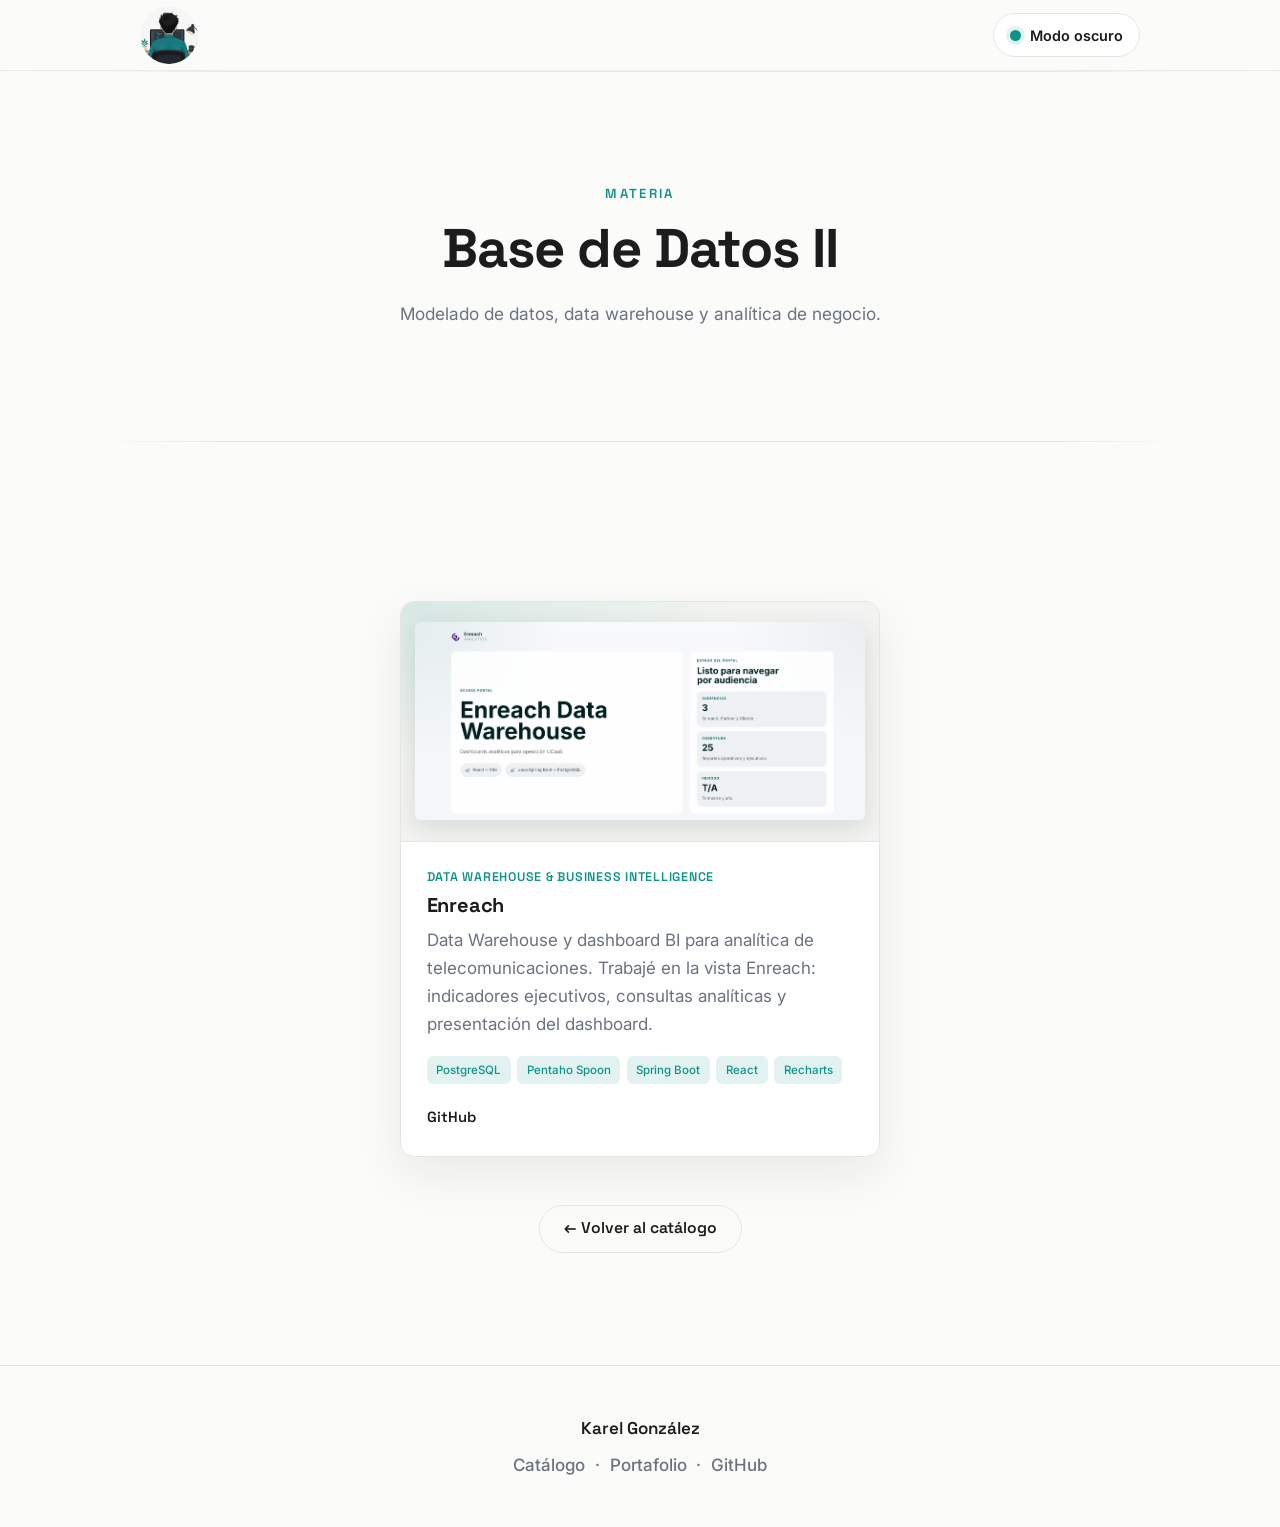
<file: materia-base-de-datos.html>
<!doctype html>
<html lang="es">
  <head>
    <meta charset="utf-8">
    <meta name="viewport" content="width=device-width, initial-scale=1">
    <meta
      name="description"
      content="Base de Datos II — proyectos de modelado de datos, data warehouse y analítica de negocio de Karel González."
    >
    <title>Base de Datos II — Catálogo · Karel González</title>

    <link rel="canonical" href="https://karelgonzalezruiz.github.io/materia-base-de-datos.html">
    <meta property="og:type" content="website">
    <meta property="og:title" content="Base de Datos II — Karel González">
    <meta property="og:description" content="Modelado de datos, data warehouse y analítica de negocio.">
    <meta property="og:url" content="https://karelgonzalezruiz.github.io/materia-base-de-datos.html">
    <meta property="og:image" content="https://karelgonzalezruiz.github.io/img/logo-light.png">
    <meta name="twitter:card" content="summary">

    <link rel="preconnect" href="https://fonts.googleapis.com">
    <link rel="preconnect" href="https://fonts.gstatic.com" crossorigin>
    <link
      href="https://fonts.googleapis.com/css2?family=Inter:wght@400;500;600;700&family=Space+Grotesk:wght@500;600;700&display=swap"
      rel="stylesheet"
    >
    <link rel="icon" type="image/png" href="img/logo-light.png">
    <link rel="stylesheet" href="css/styles.css?v=20260621b">
  </head>
  <body>
    <script>
      // Aplica el tema guardado antes de pintar para evitar el parpadeo (FOUC).
      (function () {
        var t = localStorage.getItem("theme");
        if (!t) t = window.matchMedia("(prefers-color-scheme: dark)").matches ? "dark" : "light";
        if (t === "dark") document.body.classList.add("dark-mode");
      })();
    </script>

    <div class="cursor-glow" aria-hidden="true"></div>

    <header class="site-header">
      <div class="wrap header-inner">
        <a class="site-logo" href="index.html" aria-label="Karel González — volver al portafolio">
          <img class="logo-img logo-img--light" src="img/logo-light.png" alt="Avatar de Karel González" width="46" height="46">
          <img class="logo-img logo-img--dark" src="img/logo-dark.png" alt="" width="46" height="46" aria-hidden="true">
        </a>
        <button class="theme-toggle" type="button" aria-label="Cambiar tema" aria-pressed="false">
          <span class="theme-toggle__icon" aria-hidden="true"></span>
          <span class="theme-toggle__text">Modo oscuro</span>
        </button>
      </div>
    </header>

    <main id="top">
      <!-- INTRO -->
      <section class="section reveal" aria-labelledby="materia-title">
        <div class="wrap narrow center">
          <p class="kicker">Materia</p>
          <h1 id="materia-title" class="page-title">Base de Datos&nbsp;II</h1>
          <p class="lead">
            Modelado de datos, data warehouse y analítica de negocio.
          </p>
        </div>
      </section>

      <!-- PROYECTOS -->
      <section class="section reveal" aria-label="Proyectos de Base de Datos II">
        <div class="wrap">
          <div class="projects projects--single">
            <article class="card project">
              <a class="project__media" href="https://github.com/juandifrost17/proyecto_bd2_enreach" target="_blank" rel="noreferrer">
                <img src="img/enreach.png" alt="Vista del sistema Enreach" loading="lazy">
              </a>
              <div class="project__body">
                <p class="project__label">Data Warehouse &amp; Business Intelligence</p>
                <h3>Enreach</h3>
                <p class="muted">
                  Data Warehouse y dashboard BI para analítica de telecomunicaciones. Trabajé en la vista
                  Enreach: indicadores ejecutivos, consultas analíticas y presentación del dashboard.
                </p>
                <ul class="stack">
                  <li>PostgreSQL</li>
                  <li>Pentaho Spoon</li>
                  <li>Spring Boot</li>
                  <li>React</li>
                  <li>Recharts</li>
                </ul>
                <div class="project__links">
                  <a href="https://github.com/juandifrost17/proyecto_bd2_enreach" target="_blank" rel="noreferrer">GitHub</a>
                </div>
              </div>
            </article>
          </div>

          <div class="actions actions--center catalog-cta">
            <a class="btn btn--ghost" href="catalogo.html">&larr; Volver al catálogo</a>
          </div>
        </div>
      </section>
    </main>

    <footer class="site-footer">
      <div class="wrap footer-inner center">
        <p class="footer-name">Karel González</p>
        <nav class="footer-nav" aria-label="Enlaces del pie de página">
          <a href="catalogo.html">Catálogo</a>
          <span aria-hidden="true">·</span>
          <a href="index.html">Portafolio</a>
          <span aria-hidden="true">·</span>
          <a href="https://github.com/karelgonzalezruiz" target="_blank" rel="noreferrer">GitHub</a>
        </nav>
      </div>
    </footer>

    <script src="js/main.js?v=20260621b"></script>
  </body>
</html>
</file>
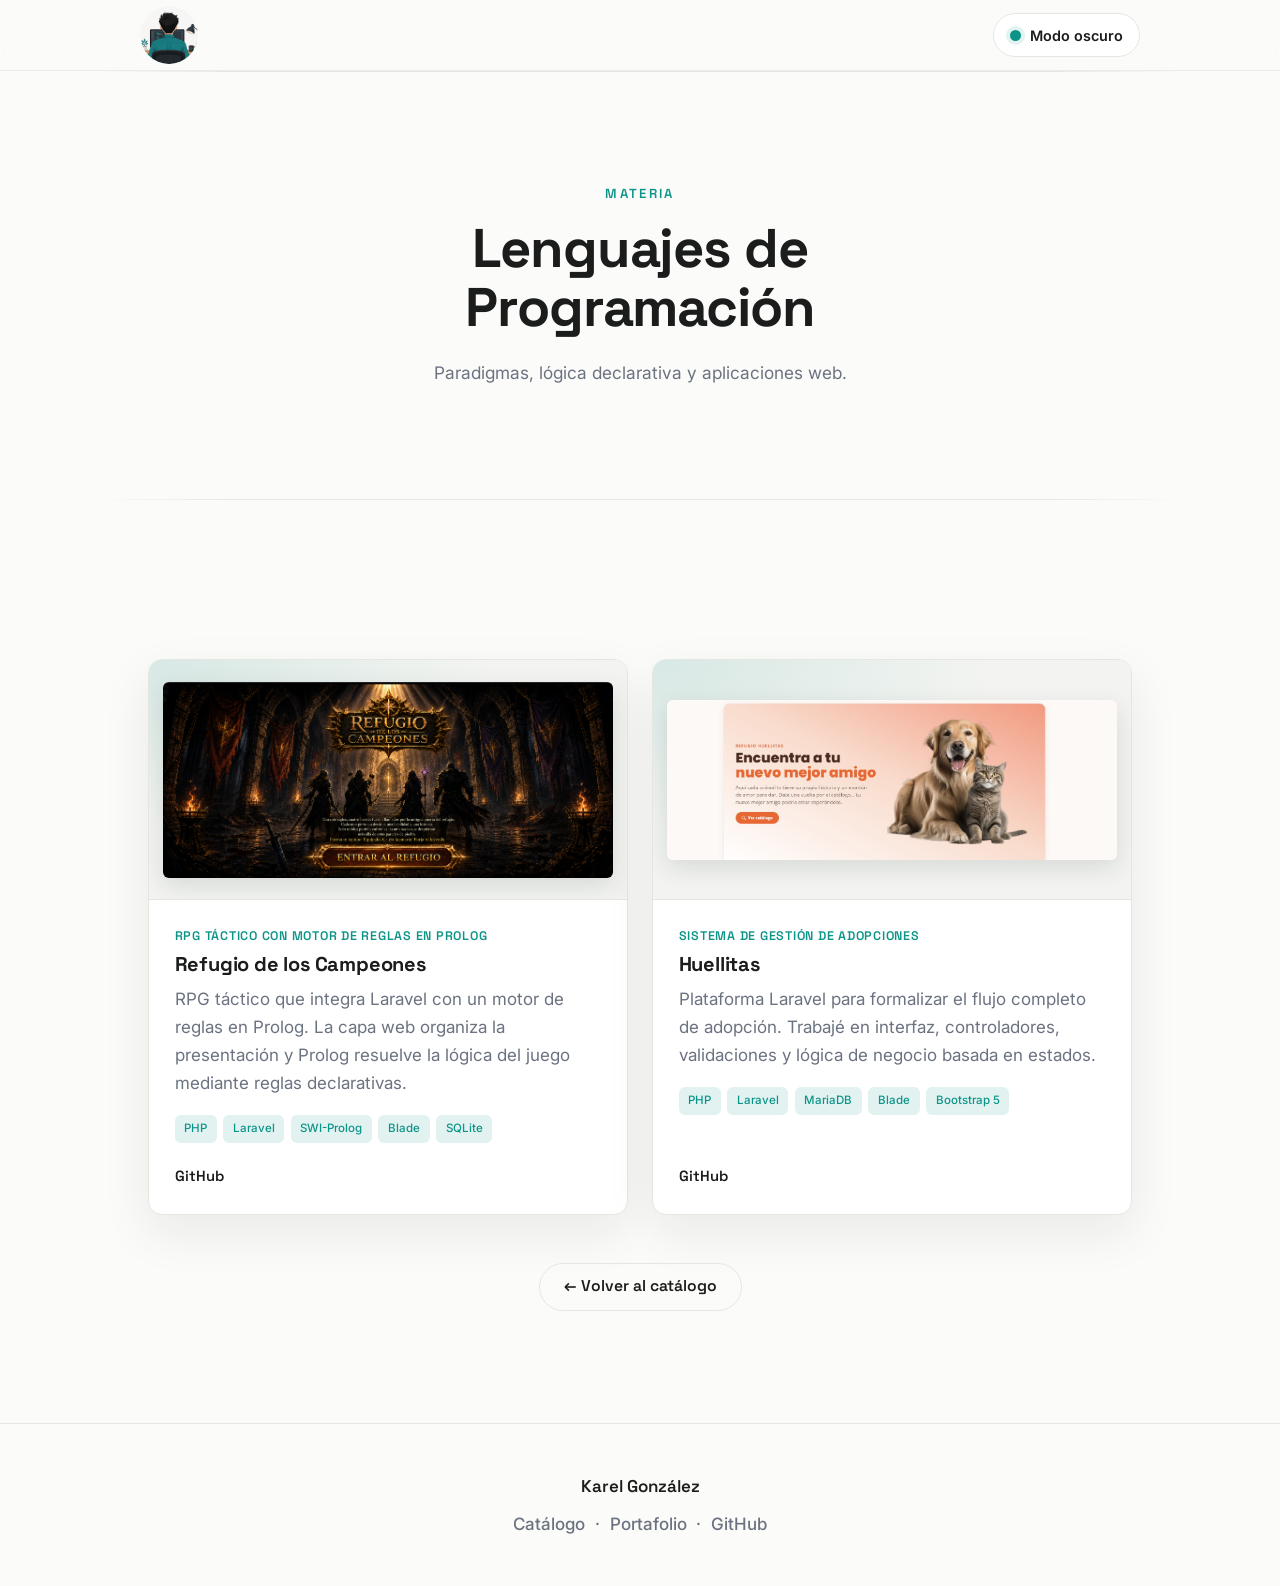
<file: materia-lenguajes.html>
<!doctype html>
<html lang="es">
  <head>
    <meta charset="utf-8">
    <meta name="viewport" content="width=device-width, initial-scale=1">
    <meta
      name="description"
      content="Lenguajes de Programación — proyectos sobre paradigmas, lógica declarativa y aplicaciones web de Karel González."
    >
    <title>Lenguajes de Programación — Catálogo · Karel González</title>

    <link rel="canonical" href="https://karelgonzalezruiz.github.io/materia-lenguajes.html">
    <meta property="og:type" content="website">
    <meta property="og:title" content="Lenguajes de Programación — Karel González">
    <meta property="og:description" content="Paradigmas, lógica declarativa y aplicaciones web.">
    <meta property="og:url" content="https://karelgonzalezruiz.github.io/materia-lenguajes.html">
    <meta property="og:image" content="https://karelgonzalezruiz.github.io/img/logo-light.png">
    <meta name="twitter:card" content="summary">

    <link rel="preconnect" href="https://fonts.googleapis.com">
    <link rel="preconnect" href="https://fonts.gstatic.com" crossorigin>
    <link
      href="https://fonts.googleapis.com/css2?family=Inter:wght@400;500;600;700&family=Space+Grotesk:wght@500;600;700&display=swap"
      rel="stylesheet"
    >
    <link rel="icon" type="image/png" href="img/logo-light.png">
    <link rel="stylesheet" href="css/styles.css?v=20260621b">
  </head>
  <body>
    <script>
      // Aplica el tema guardado antes de pintar para evitar el parpadeo (FOUC).
      (function () {
        var t = localStorage.getItem("theme");
        if (!t) t = window.matchMedia("(prefers-color-scheme: dark)").matches ? "dark" : "light";
        if (t === "dark") document.body.classList.add("dark-mode");
      })();
    </script>

    <div class="cursor-glow" aria-hidden="true"></div>

    <header class="site-header">
      <div class="wrap header-inner">
        <a class="site-logo" href="index.html" aria-label="Karel González — volver al portafolio">
          <img class="logo-img logo-img--light" src="img/logo-light.png" alt="Avatar de Karel González" width="46" height="46">
          <img class="logo-img logo-img--dark" src="img/logo-dark.png" alt="" width="46" height="46" aria-hidden="true">
        </a>
        <button class="theme-toggle" type="button" aria-label="Cambiar tema" aria-pressed="false">
          <span class="theme-toggle__icon" aria-hidden="true"></span>
          <span class="theme-toggle__text">Modo oscuro</span>
        </button>
      </div>
    </header>

    <main id="top">
      <!-- INTRO -->
      <section class="section reveal" aria-labelledby="materia-title">
        <div class="wrap narrow center">
          <p class="kicker">Materia</p>
          <h1 id="materia-title" class="page-title">Lenguajes de Programación</h1>
          <p class="lead">
            Paradigmas, lógica declarativa y aplicaciones web.
          </p>
        </div>
      </section>

      <!-- PROYECTOS -->
      <section class="section reveal" aria-label="Proyectos de Lenguajes de Programación">
        <div class="wrap">
          <div class="projects">
            <article class="card project">
              <a class="project__media" href="https://github.com/karelgonzalezruiz/proyecto-refugio-de-campeones" target="_blank" rel="noreferrer">
                <img src="img/refugio.png" alt="Portada de Refugio de los Campeones" loading="lazy">
              </a>
              <div class="project__body">
                <p class="project__label">RPG táctico con motor de reglas en Prolog</p>
                <h3>Refugio de los Campeones</h3>
                <p class="muted">
                  RPG táctico que integra Laravel con un motor de reglas en Prolog. La capa web organiza la
                  presentación y Prolog resuelve la lógica del juego mediante reglas declarativas.
                </p>
                <ul class="stack">
                  <li>PHP</li>
                  <li>Laravel</li>
                  <li>SWI-Prolog</li>
                  <li>Blade</li>
                  <li>SQLite</li>
                </ul>
                <div class="project__links">
                  <a href="https://github.com/karelgonzalezruiz/proyecto-refugio-de-campeones" target="_blank" rel="noreferrer">GitHub</a>
                </div>
              </div>
            </article>

            <article class="card project">
              <a class="project__media" href="https://github.com/jdsotomayorjimenez/proyecto-ldp-huellitas" target="_blank" rel="noreferrer">
                <img src="img/huellitas.png" alt="Landing page de Huellitas" loading="lazy">
              </a>
              <div class="project__body">
                <p class="project__label">Sistema de gestión de adopciones</p>
                <h3>Huellitas</h3>
                <p class="muted">
                  Plataforma Laravel para formalizar el flujo completo de adopción. Trabajé en interfaz,
                  controladores, validaciones y lógica de negocio basada en estados.
                </p>
                <ul class="stack">
                  <li>PHP</li>
                  <li>Laravel</li>
                  <li>MariaDB</li>
                  <li>Blade</li>
                  <li>Bootstrap 5</li>
                </ul>
                <div class="project__links">
                  <a href="https://github.com/jdsotomayorjimenez/proyecto-ldp-huellitas" target="_blank" rel="noreferrer">GitHub</a>
                </div>
              </div>
            </article>
          </div>

          <div class="actions actions--center catalog-cta">
            <a class="btn btn--ghost" href="catalogo.html">&larr; Volver al catálogo</a>
          </div>
        </div>
      </section>
    </main>

    <footer class="site-footer">
      <div class="wrap footer-inner center">
        <p class="footer-name">Karel González</p>
        <nav class="footer-nav" aria-label="Enlaces del pie de página">
          <a href="catalogo.html">Catálogo</a>
          <span aria-hidden="true">·</span>
          <a href="index.html">Portafolio</a>
          <span aria-hidden="true">·</span>
          <a href="https://github.com/karelgonzalezruiz" target="_blank" rel="noreferrer">GitHub</a>
        </nav>
      </div>
    </footer>

    <script src="js/main.js?v=20260621b"></script>
  </body>
</html>
</file>
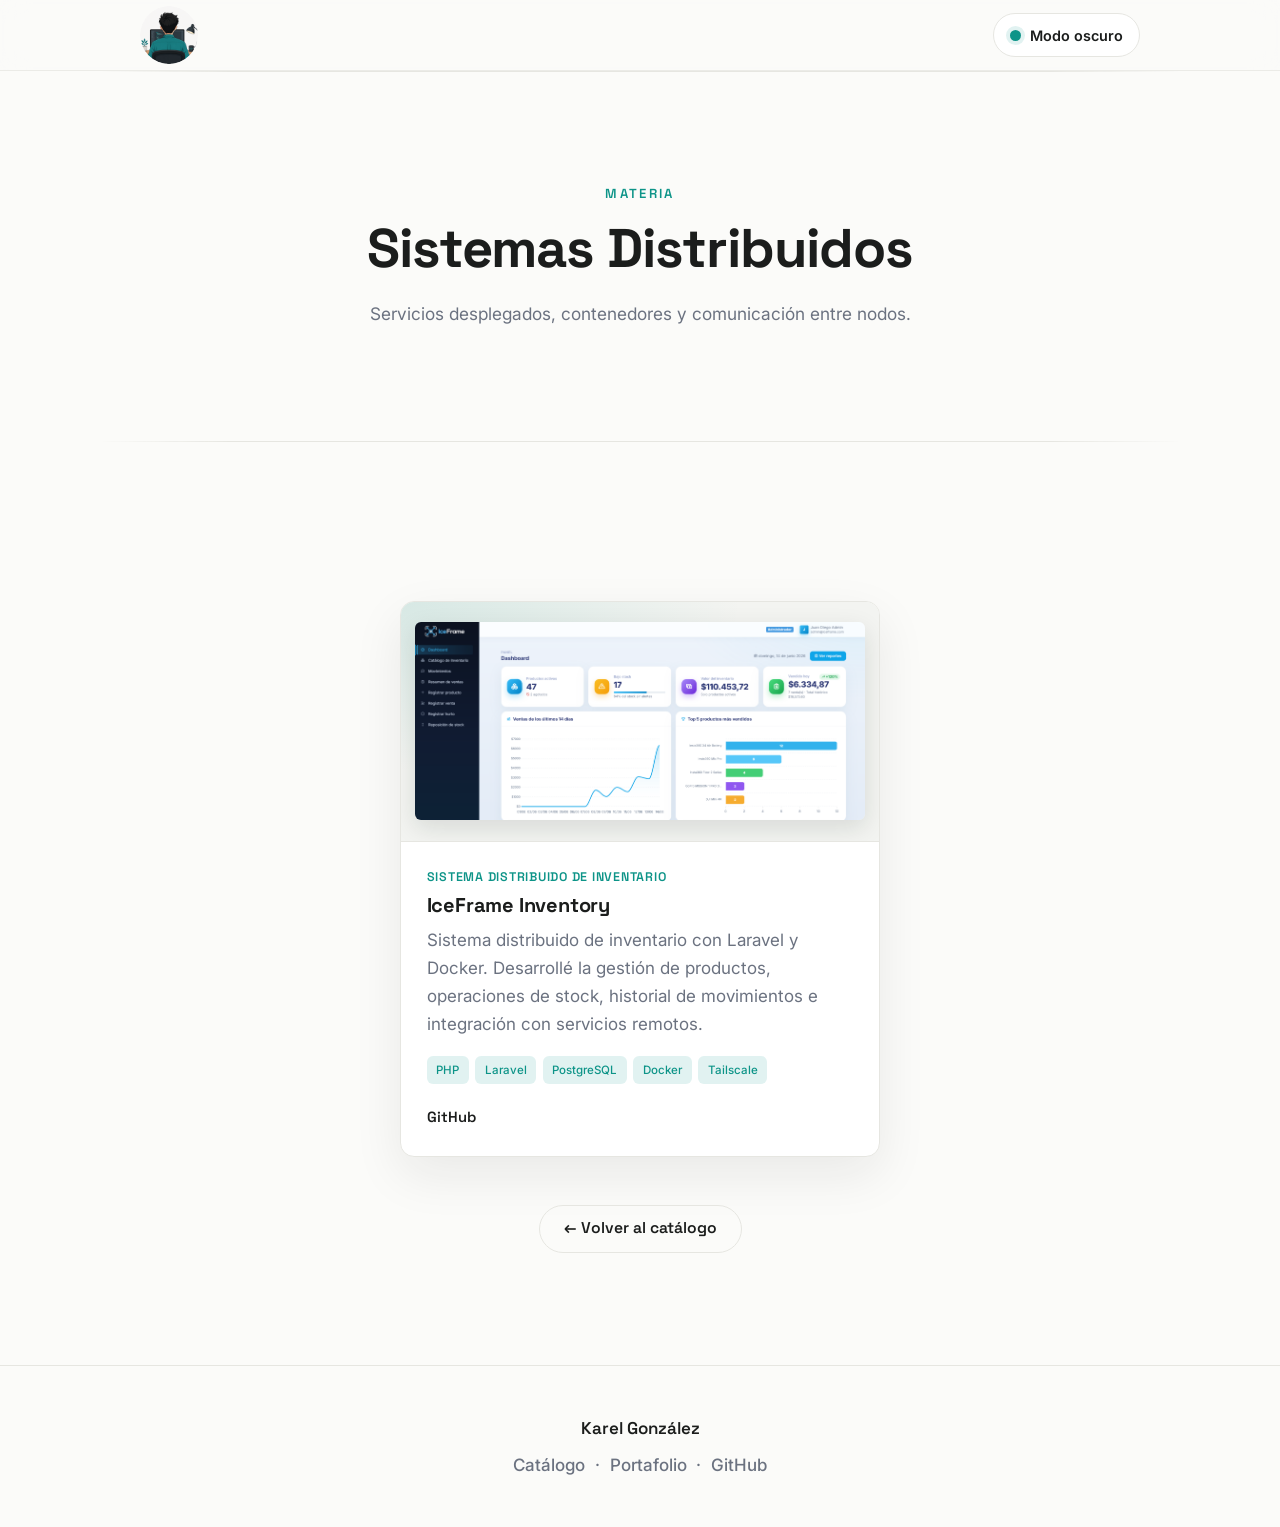
<file: materia-sistemas-distribuidos.html>
<!doctype html>
<html lang="es">
  <head>
    <meta charset="utf-8">
    <meta name="viewport" content="width=device-width, initial-scale=1">
    <meta
      name="description"
      content="Sistemas Distribuidos — proyectos con servicios desplegados, contenedores y comunicación entre nodos de Karel González."
    >
    <title>Sistemas Distribuidos — Catálogo · Karel González</title>

    <link rel="canonical" href="https://karelgonzalezruiz.github.io/materia-sistemas-distribuidos.html">
    <meta property="og:type" content="website">
    <meta property="og:title" content="Sistemas Distribuidos — Karel González">
    <meta property="og:description" content="Servicios desplegados, contenedores y comunicación entre nodos.">
    <meta property="og:url" content="https://karelgonzalezruiz.github.io/materia-sistemas-distribuidos.html">
    <meta property="og:image" content="https://karelgonzalezruiz.github.io/img/logo-light.png">
    <meta name="twitter:card" content="summary">

    <link rel="preconnect" href="https://fonts.googleapis.com">
    <link rel="preconnect" href="https://fonts.gstatic.com" crossorigin>
    <link
      href="https://fonts.googleapis.com/css2?family=Inter:wght@400;500;600;700&family=Space+Grotesk:wght@500;600;700&display=swap"
      rel="stylesheet"
    >
    <link rel="icon" type="image/png" href="img/logo-light.png">
    <link rel="stylesheet" href="css/styles.css?v=20260621b">
  </head>
  <body>
    <script>
      // Aplica el tema guardado antes de pintar para evitar el parpadeo (FOUC).
      (function () {
        var t = localStorage.getItem("theme");
        if (!t) t = window.matchMedia("(prefers-color-scheme: dark)").matches ? "dark" : "light";
        if (t === "dark") document.body.classList.add("dark-mode");
      })();
    </script>

    <div class="cursor-glow" aria-hidden="true"></div>

    <header class="site-header">
      <div class="wrap header-inner">
        <a class="site-logo" href="index.html" aria-label="Karel González — volver al portafolio">
          <img class="logo-img logo-img--light" src="img/logo-light.png" alt="Avatar de Karel González" width="46" height="46">
          <img class="logo-img logo-img--dark" src="img/logo-dark.png" alt="" width="46" height="46" aria-hidden="true">
        </a>
        <button class="theme-toggle" type="button" aria-label="Cambiar tema" aria-pressed="false">
          <span class="theme-toggle__icon" aria-hidden="true"></span>
          <span class="theme-toggle__text">Modo oscuro</span>
        </button>
      </div>
    </header>

    <main id="top">
      <!-- INTRO -->
      <section class="section reveal" aria-labelledby="materia-title">
        <div class="wrap narrow center">
          <p class="kicker">Materia</p>
          <h1 id="materia-title" class="page-title">Sistemas Distribuidos</h1>
          <p class="lead">
            Servicios desplegados, contenedores y comunicación entre nodos.
          </p>
        </div>
      </section>

      <!-- PROYECTOS -->
      <section class="section reveal" aria-label="Proyectos de Sistemas Distribuidos">
        <div class="wrap">
          <div class="projects projects--single">
            <article class="card project">
              <a class="project__media" href="https://github.com/karelgonzalezruiz/proyecto-iceframe-app-inventario" target="_blank" rel="noreferrer">
                <img src="img/iceframe.png" alt="Dashboard de IceFrame Inventory" loading="lazy">
              </a>
              <div class="project__body">
                <p class="project__label">Sistema distribuido de inventario</p>
                <h3>IceFrame Inventory</h3>
                <p class="muted">
                  Sistema distribuido de inventario con Laravel y Docker. Desarrollé la gestión de productos,
                  operaciones de stock, historial de movimientos e integración con servicios remotos.
                </p>
                <ul class="stack">
                  <li>PHP</li>
                  <li>Laravel</li>
                  <li>PostgreSQL</li>
                  <li>Docker</li>
                  <li>Tailscale</li>
                </ul>
                <div class="project__links">
                  <a href="https://github.com/karelgonzalezruiz/proyecto-iceframe-app-inventario" target="_blank" rel="noreferrer">GitHub</a>
                </div>
              </div>
            </article>
          </div>

          <div class="actions actions--center catalog-cta">
            <a class="btn btn--ghost" href="catalogo.html">&larr; Volver al catálogo</a>
          </div>
        </div>
      </section>
    </main>

    <footer class="site-footer">
      <div class="wrap footer-inner center">
        <p class="footer-name">Karel González</p>
        <nav class="footer-nav" aria-label="Enlaces del pie de página">
          <a href="catalogo.html">Catálogo</a>
          <span aria-hidden="true">·</span>
          <a href="index.html">Portafolio</a>
          <span aria-hidden="true">·</span>
          <a href="https://github.com/karelgonzalezruiz" target="_blank" rel="noreferrer">GitHub</a>
        </nav>
      </div>
    </footer>

    <script src="js/main.js?v=20260621b"></script>
  </body>
</html>
</file>
<file: css/styles.css>
/* ============================================================
   Karel González — Portafolio
   Una sola idea: centrado, limpio, un acento. Light / Dark.
   ============================================================ */

:root {
  color-scheme: light;
  --bg: #fbfbf9;
  --surface: #ffffff;
  --surface-2: #f3f4f1;
  --text: #1b1d1c;
  --muted: #6b7280;
  --border: #e6e6e1;
  --accent: #0d9488;
  --accent-soft: rgba(13, 148, 136, 0.12);
  --on-accent: #ffffff;
  --shadow: 0 18px 50px rgba(20, 30, 28, 0.08);
  --radius: 14px;
  --maxw: 1080px;
  --narrow: 720px;
  --card-w: 480px;
  --font-body: "Inter", ui-sans-serif, system-ui, -apple-system, "Segoe UI", sans-serif;
  --font-head: "Space Grotesk", var(--font-body);
}

body.dark-mode {
  color-scheme: dark;
  --bg: #0a192f;
  --surface: #112240;
  --surface-2: #0f1f3d;
  --text: #e6f1ff;
  --muted: #8892b0;
  --border: #233554;
  --accent: #64ffda;
  --accent-soft: rgba(100, 255, 218, 0.12);
  --on-accent: #0a192f;
  --shadow: 0 22px 60px rgba(0, 0, 0, 0.42);
}

* { box-sizing: border-box; }

html { scroll-behavior: smooth; }

body {
  margin: 0;
  min-width: 320px;
  background: var(--bg);
  color: var(--text);
  font-family: var(--font-body);
  font-size: 17px;
  line-height: 1.65;
  -webkit-font-smoothing: antialiased;
  transition: background-color 220ms ease, color 220ms ease;
}

a { color: inherit; text-decoration: none; }
img { display: block; max-width: 100%; }

/* Resplandor que sigue el cursor (fondo) */
.cursor-glow {
  position: fixed;
  top: 0;
  left: 0;
  z-index: -1;
  width: 620px;
  height: 620px;
  border-radius: 50%;
  pointer-events: none;
  opacity: 0;
  transform: translate(-50%, -50%);
  background: radial-gradient(circle, color-mix(in srgb, var(--accent) 22%, transparent), transparent 62%);
  transition: opacity 400ms ease;
}

body.dark-mode .cursor-glow {
  background: radial-gradient(circle, color-mix(in srgb, var(--accent) 16%, transparent), transparent 62%);
}

:focus-visible {
  outline: 3px solid var(--accent);
  outline-offset: 3px;
  border-radius: 4px;
}

/* ---------- Layout helpers ---------- */
.wrap {
  width: 100%;
  max-width: var(--maxw);
  margin-inline: auto;
  padding-inline: clamp(1.2rem, 5vw, 2.5rem);
}

.narrow { max-width: var(--narrow); }

.center { text-align: center; }
.center .actions { justify-content: center; }

.section {
  position: relative;
  padding: clamp(4rem, 9vw, 7rem) 0;
}

/* Línea divisoria centrada entre secciones */
.section::before {
  content: "";
  position: absolute;
  top: 0;
  left: 50%;
  transform: translateX(-50%);
  width: min(calc(100% - 2.4rem), var(--maxw));
  height: 1px;
  background: linear-gradient(90deg, transparent, var(--border) 12%, var(--border) 88%, transparent);
}

/* ---------- Typography ---------- */
h1, h2, h3 {
  font-family: var(--font-head);
  font-weight: 700;
  line-height: 1.08;
  letter-spacing: -0.02em;
  margin: 0;
}

h1 { font-size: clamp(3rem, 9vw, 6rem); }
h2 { font-size: clamp(2rem, 4.5vw, 3rem); }
h3 { font-size: 1.25rem; letter-spacing: -0.01em; }

.kicker {
  margin: 0 0 0.9rem;
  color: var(--accent);
  font-family: var(--font-head);
  font-size: 0.82rem;
  font-weight: 600;
  letter-spacing: 0.18em;
  text-transform: uppercase;
}

.lead {
  max-width: 56ch;
  margin: 1.4rem auto 0;
  color: var(--muted);
  font-size: 1.08rem;
}

.lead--wide { max-width: 62ch; }
.muted { color: var(--muted); margin: 0; }

.edu-link { margin-top: 1.3rem; }

.edu-card h3 a:hover { color: var(--accent); }

/* ---------- Header ---------- */
.site-header {
  position: sticky;
  top: 0;
  z-index: 30;
  background: color-mix(in srgb, var(--bg) 82%, transparent);
  backdrop-filter: blur(14px);
  border-bottom: 1px solid color-mix(in srgb, var(--border) 75%, transparent);
}

.header-inner {
  display: flex;
  align-items: center;
  justify-content: space-between;
  min-height: 70px;
}

.site-logo {
  display: inline-grid;
  place-items: center;
  width: 58px;
  height: 58px;
  padding: 0;
  border-radius: 50%;
  border: none;
  background: transparent;
  overflow: hidden;
  cursor: pointer;
  transition: transform 160ms ease, box-shadow 160ms ease;
}

.logo-img {
  width: 100%;
  height: 100%;
  object-fit: cover;
  display: block;
}

.logo-img--dark { display: none; }

body.dark-mode .logo-img--light { display: none; }
body.dark-mode .logo-img--dark { display: block; }

.site-logo:hover {
  transform: translateY(-2px);
  box-shadow: 0 0 0 3px var(--accent-soft), var(--shadow);
}

.theme-toggle {
  display: inline-flex;
  align-items: center;
  gap: 9px;
  min-height: 44px;
  padding: 0 16px;
  border-radius: 999px;
  border: 1px solid var(--border);
  background: var(--surface);
  color: var(--text);
  font-family: var(--font-body);
  font-size: 0.9rem;
  font-weight: 600;
  cursor: pointer;
  transition: border-color 160ms ease, color 160ms ease;
}

.theme-toggle:hover { border-color: var(--accent); color: var(--accent); }

.theme-toggle__icon {
  width: 11px;
  height: 11px;
  border-radius: 50%;
  background: var(--accent);
  box-shadow: 0 0 0 4px var(--accent-soft);
}

/* ---------- Hero ---------- */
.hero {
  min-height: calc(100vh - 70px);
  display: flex;
  align-items: center;
  padding: clamp(3rem, 8vw, 6rem) 0;
}

.hero-inner {
  display: flex;
  flex-direction: column;
  align-items: center;
  text-align: center;
}

.hero-role {
  margin: 1.2rem 0 0;
  color: var(--accent);
  font-family: var(--font-head);
  font-size: clamp(1.1rem, 2.4vw, 1.5rem);
  font-weight: 600;
}

.hero-lead {
  max-width: 56ch;
  margin: 1.4rem 0 0;
  color: var(--muted);
  font-size: 1.12rem;
}

/* ---------- Buttons ---------- */
.actions {
  display: flex;
  flex-wrap: wrap;
  gap: 0.8rem;
  margin-top: 2.2rem;
}

.actions--center { justify-content: center; }

.btn {
  display: inline-flex;
  align-items: center;
  justify-content: center;
  min-height: 48px;
  padding: 0 1.5rem;
  border-radius: 999px;
  font-family: var(--font-head);
  font-weight: 600;
  font-size: 0.98rem;
  border: 1px solid transparent;
  cursor: pointer;
  transition: transform 160ms ease, background-color 160ms ease, color 160ms ease, border-color 160ms ease;
}

.btn--solid {
  background: var(--accent);
  color: var(--on-accent);
}

.btn--solid:hover { transform: translateY(-2px); filter: brightness(1.05); }

.btn--ghost {
  background: transparent;
  border-color: var(--border);
  color: var(--text);
}

.btn--ghost:hover {
  border-color: var(--accent);
  color: var(--accent);
  transform: translateY(-2px);
}

/* ---------- Cards (shared) ---------- */
.card {
  border: 1px solid var(--border);
  border-radius: var(--radius);
  background: var(--surface);
  box-shadow: var(--shadow);
}

/* ---------- Education ---------- */
.edu-card {
  margin: 2.2rem auto 0;
  max-width: 560px;
  padding: 2rem;
}

.edu-degree { margin: 0.4rem 0 0.8rem; color: var(--text); font-weight: 600; }

/* ---------- Skills ---------- */
.chips {
  display: flex;
  flex-wrap: wrap;
  justify-content: center;
  gap: 0.6rem;
  margin: 2.2rem 0 0;
  padding: 0;
  list-style: none;
}

.chips li {
  padding: 0.5rem 1rem;
  border: 1px solid var(--border);
  border-radius: 999px;
  background: var(--surface);
  color: var(--text);
  font-size: 0.92rem;
  font-weight: 500;
  transition: border-color 160ms ease, color 160ms ease, transform 160ms ease;
}

.chips li:hover {
  border-color: var(--accent);
  color: var(--accent);
  transform: translateY(-2px);
}

/* ---------- Certification ---------- */
.cert-card {
  display: flex;
  align-items: center;
  gap: 1.8rem;
  max-width: 760px;
  margin: 2.2rem auto 0;
  padding: 1.8rem 2rem;
  text-align: left;
}

.cert-badge { width: 110px; height: auto; flex-shrink: 0; }

.cert-meta h3 { margin-bottom: 0.3rem; }

.cert-actions {
  display: grid;
  grid-template-columns: repeat(3, minmax(0, 1fr));
  justify-content: center;
  gap: 0.7rem;
  width: 100%;
  max-width: 620px;
  margin-top: 1rem;
}

.cert-actions .btn {
  width: 100%;
  min-width: 0;
  padding-inline: 1rem;
  text-align: center;
  line-height: 1.2;
  white-space: normal;
}

/* ---------- Projects ---------- */
.projects {
  display: flex;
  flex-wrap: wrap;
  justify-content: center;
  gap: 1.5rem;
  margin-top: 3rem;
  text-align: left;
}

/* Todas las tarjetas de proyecto miden lo mismo en cualquier página. */
.project {
  display: flex;
  flex-direction: column;
  flex: 0 1 var(--card-w);
  width: var(--card-w);
  max-width: 100%;
  overflow: hidden;
  transition: transform 200ms ease, border-color 200ms ease, box-shadow 200ms ease;
}

.project:hover {
  transform: translateY(-4px);
  border-color: color-mix(in srgb, var(--accent) 50%, var(--border));
}

.project__media {
  display: grid;
  place-items: center;
  height: 240px;
  padding: 14px;
  overflow: hidden;
  background:
    radial-gradient(130% 130% at 0% 0%, var(--accent-soft), transparent 55%),
    var(--surface-2);
  border-bottom: 1px solid var(--border);
}

.project__media img {
  max-width: 100%;
  max-height: 100%;
  width: auto;
  height: auto;
  border-radius: 6px;
  box-shadow: 0 8px 24px rgba(20, 30, 28, 0.12);
  transition: transform 320ms ease;
}

.project:hover .project__media img { transform: scale(1.03); }

.project__body {
  display: flex;
  flex-direction: column;
  flex: 1;
  padding: 1.6rem;
}

.project__label {
  margin: 0 0 0.45rem;
  color: var(--accent);
  font-family: var(--font-head);
  font-size: 0.78rem;
  font-weight: 600;
  letter-spacing: 0.06em;
  text-transform: uppercase;
}

.project__body h3 { margin-bottom: 0.6rem; }

.stack {
  display: flex;
  flex-wrap: wrap;
  gap: 0.4rem;
  margin: 1.1rem 0 0;
  padding: 0;
  list-style: none;
}

.stack li {
  padding: 0.28rem 0.6rem;
  border-radius: 6px;
  background: var(--accent-soft);
  color: var(--accent);
  font-size: 0.72rem;
  font-weight: 500;
  white-space: nowrap;
}

.project__links {
  display: flex;
  gap: 1.2rem;
  margin-top: auto;
  padding-top: 1.3rem;
}

.project__links a {
  font-family: var(--font-head);
  font-weight: 600;
  font-size: 0.92rem;
  color: var(--text);
  border-bottom: 1px solid transparent;
  transition: color 160ms ease, border-color 160ms ease;
}

.project__links a:hover { color: var(--accent); border-color: var(--accent); }

/* ---------- Catálogo: botón "volver" y títulos de subpáginas ---------- */
.catalog-cta { margin-top: 3rem; }

/* Título de subpáginas (catálogo y materias): cabe en una sola línea */
.page-title { font-size: clamp(2.2rem, 6vw, 3.4rem); }

/* ---------- Catálogo: tarjetas de materias ---------- */
.subjects {
  display: grid;
  grid-template-columns: repeat(3, 1fr);
  gap: 1.5rem;
  margin-top: 3rem;
  text-align: left;
}

.subject-card {
  display: flex;
  flex-direction: column;
  padding: 1.8rem;
  transition: transform 200ms ease, border-color 200ms ease, box-shadow 200ms ease;
}

.subject-card:hover {
  transform: translateY(-4px);
  border-color: color-mix(in srgb, var(--accent) 50%, var(--border));
}

.subject-card__count {
  align-self: flex-start;
  padding: 0.3rem 0.7rem;
  border-radius: 999px;
  background: var(--accent-soft);
  color: var(--accent);
  font-family: var(--font-head);
  font-size: 0.78rem;
  font-weight: 600;
}

.subject-card h3 { margin: 1rem 0 0.5rem; }

.subject-card .muted { flex: 1; }

.subject-card__go {
  margin-top: 1.3rem;
  font-family: var(--font-head);
  font-weight: 600;
  font-size: 0.92rem;
  color: var(--accent);
}

/* Una sola tarjeta de proyecto: mismo tamaño que las demás y centrada. */
.projects--single {
  justify-content: center;
}

/* ---------- Footer ---------- */
.site-footer {
  padding: 3rem 0;
  border-top: 1px solid var(--border);
  color: var(--muted);
}

.footer-inner { display: grid; gap: 0.6rem; }
.footer-name { margin: 0; font-family: var(--font-head); font-weight: 600; color: var(--text); }

.footer-nav {
  display: flex;
  justify-content: center;
  gap: 0.6rem;
  font-weight: 500;
}

.footer-nav a:hover { color: var(--accent); }

/* ---------- Reveal on scroll ---------- */
.reveal {
  opacity: 0;
  transform: translateY(22px);
  transition: opacity 600ms ease, transform 600ms ease;
}

.reveal.is-visible { opacity: 1; transform: none; }

/* ---------- Responsive ---------- */
@media (max-width: 768px) {
  .cert-card { flex-direction: column; text-align: center; }
  .cert-actions { max-width: 100%; }
  .hero { min-height: auto; }
  .subjects { grid-template-columns: 1fr; }
}

@media (max-width: 480px) {
  .theme-toggle__text {
    max-width: 90px;
    overflow: hidden;
    text-overflow: ellipsis;
    white-space: nowrap;
  }
}

@media (prefers-reduced-motion: reduce) {
  *, *::before, *::after {
    scroll-behavior: auto !important;
    transition-duration: 0.01ms !important;
    animation: none !important;
  }
  .reveal { opacity: 1; transform: none; }
}
</file>
